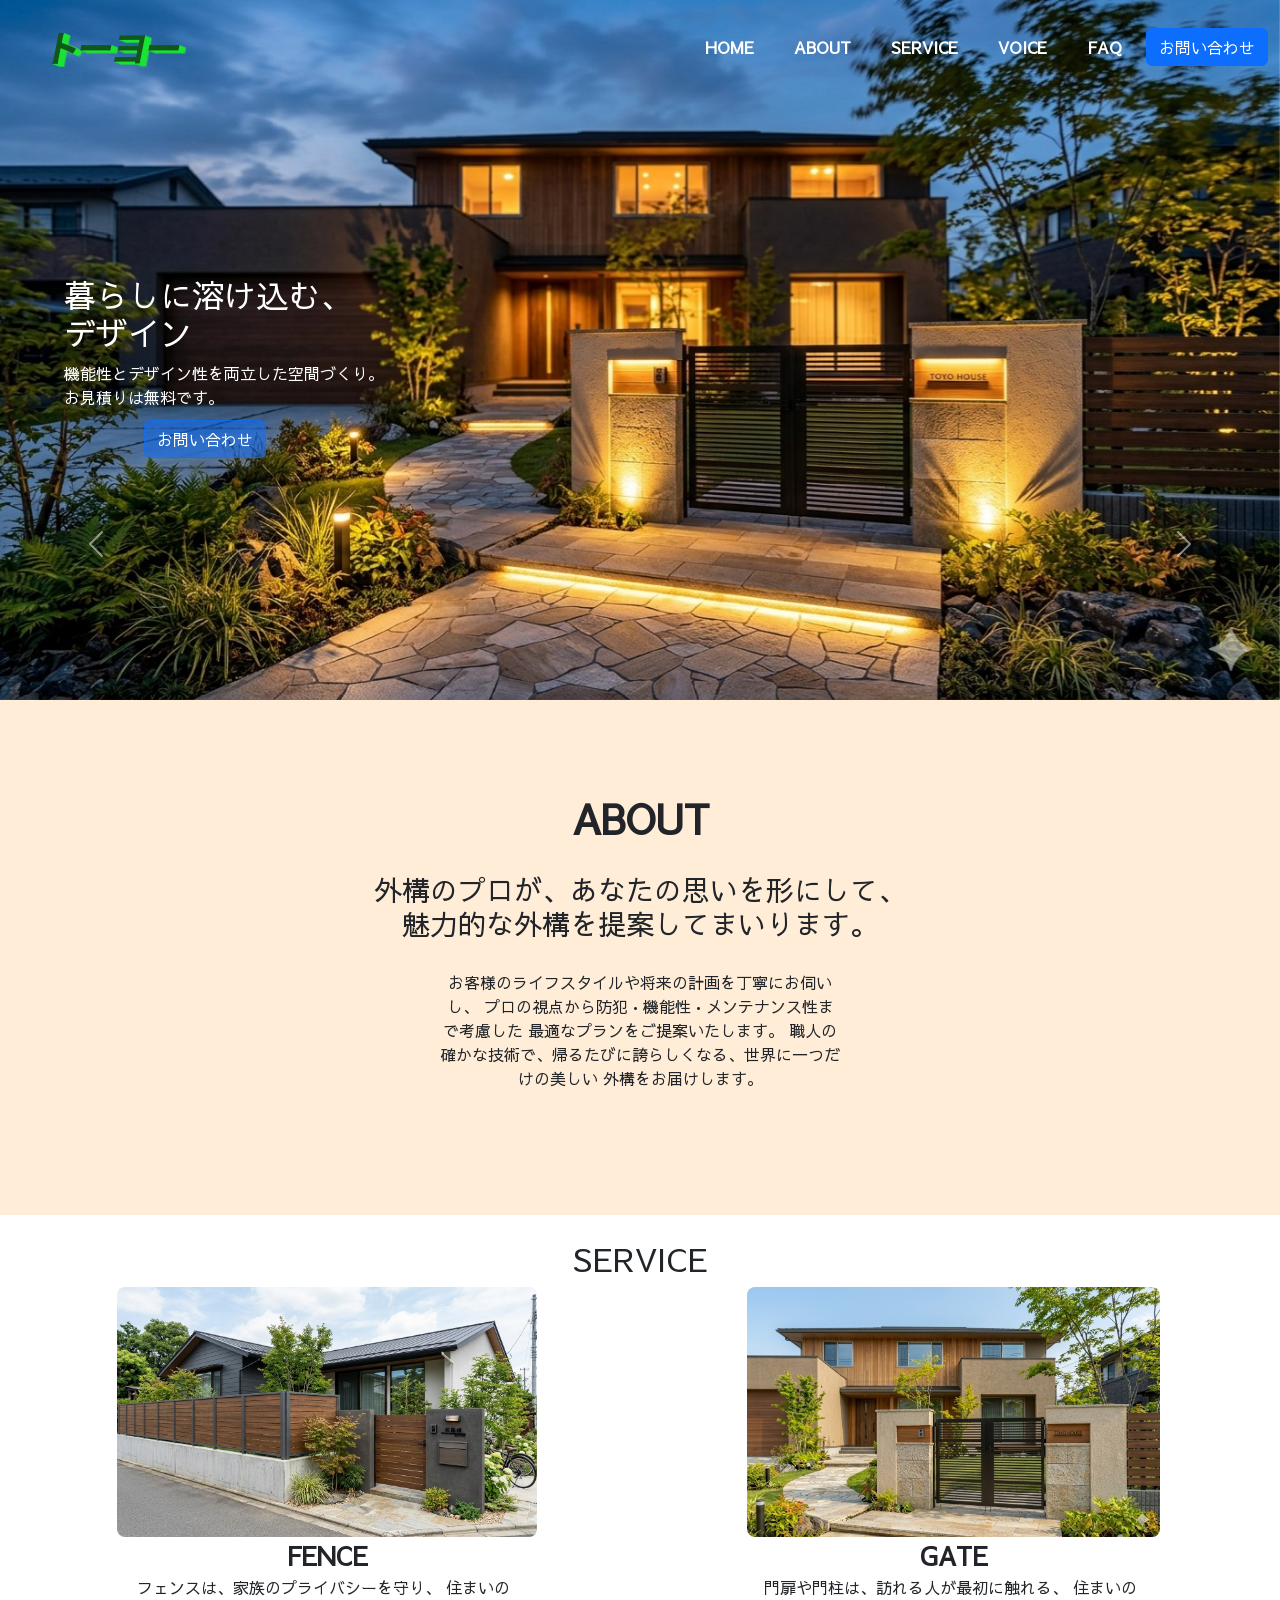
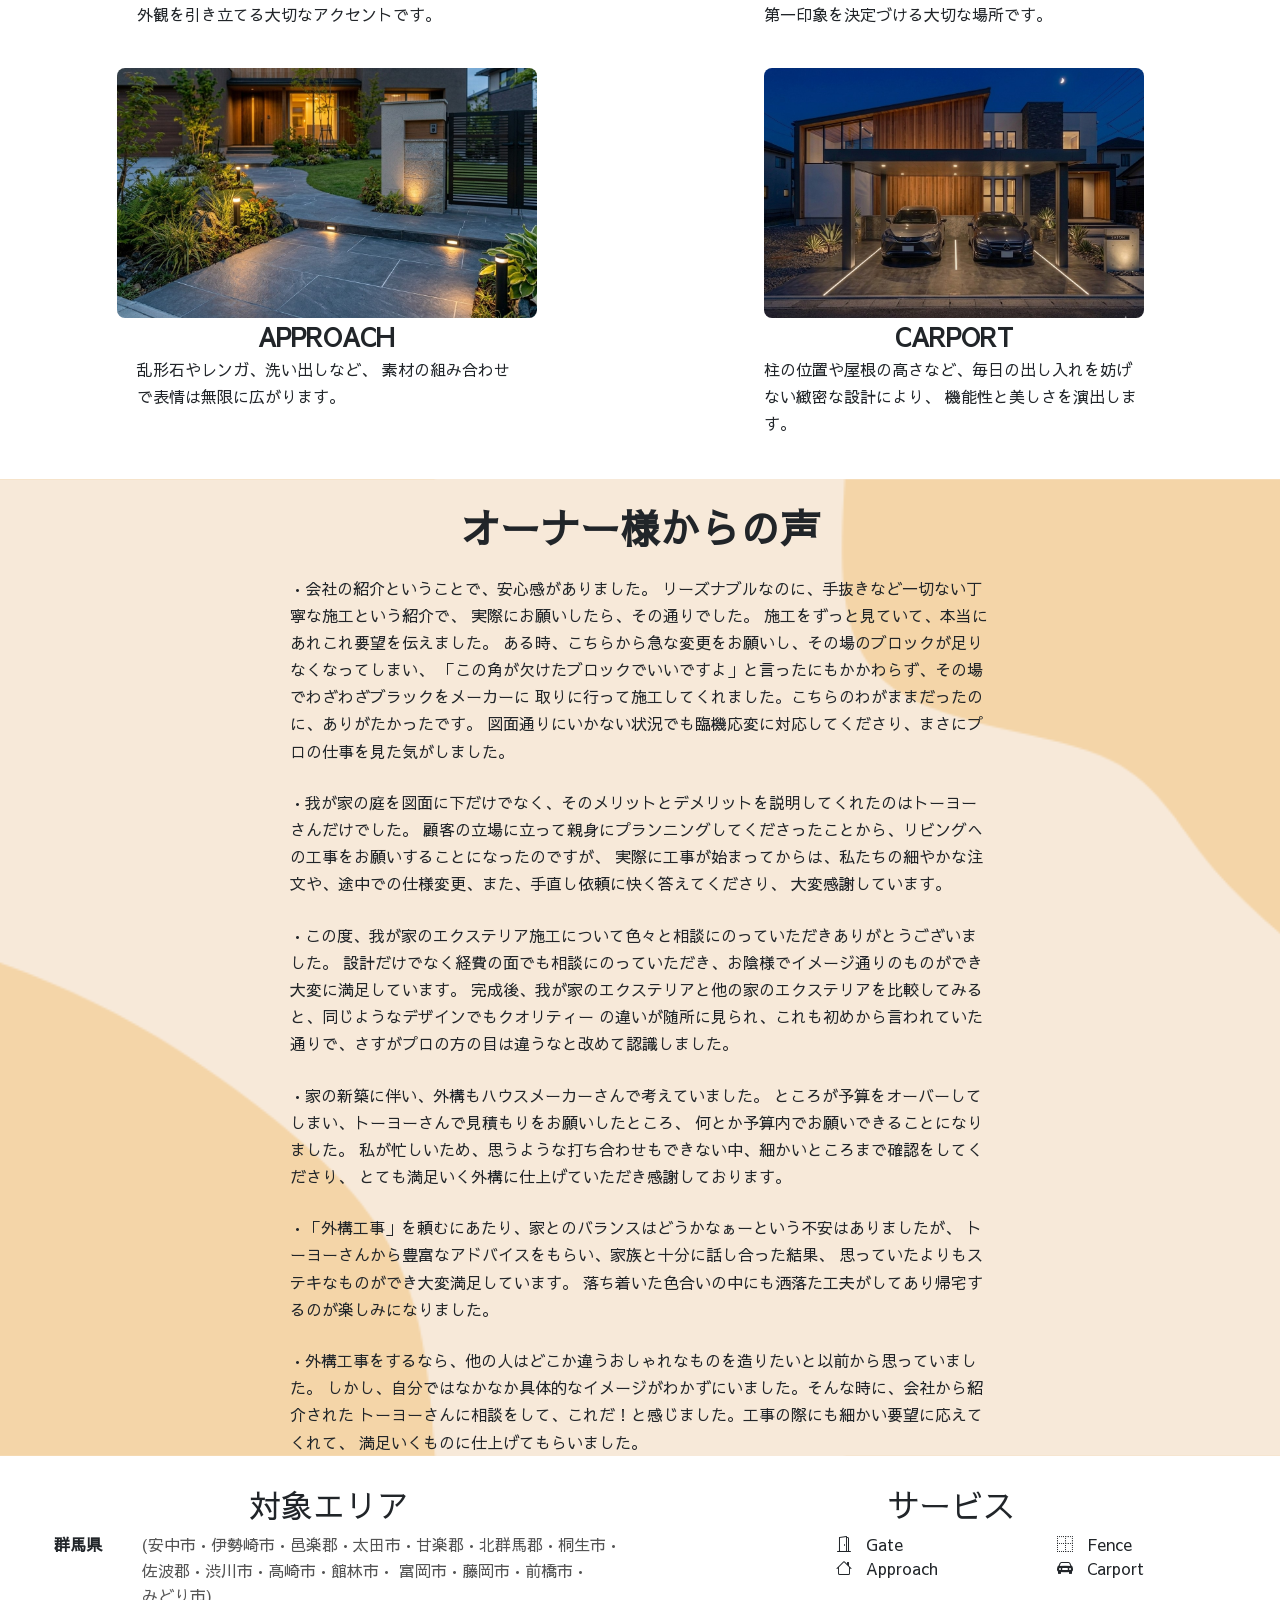
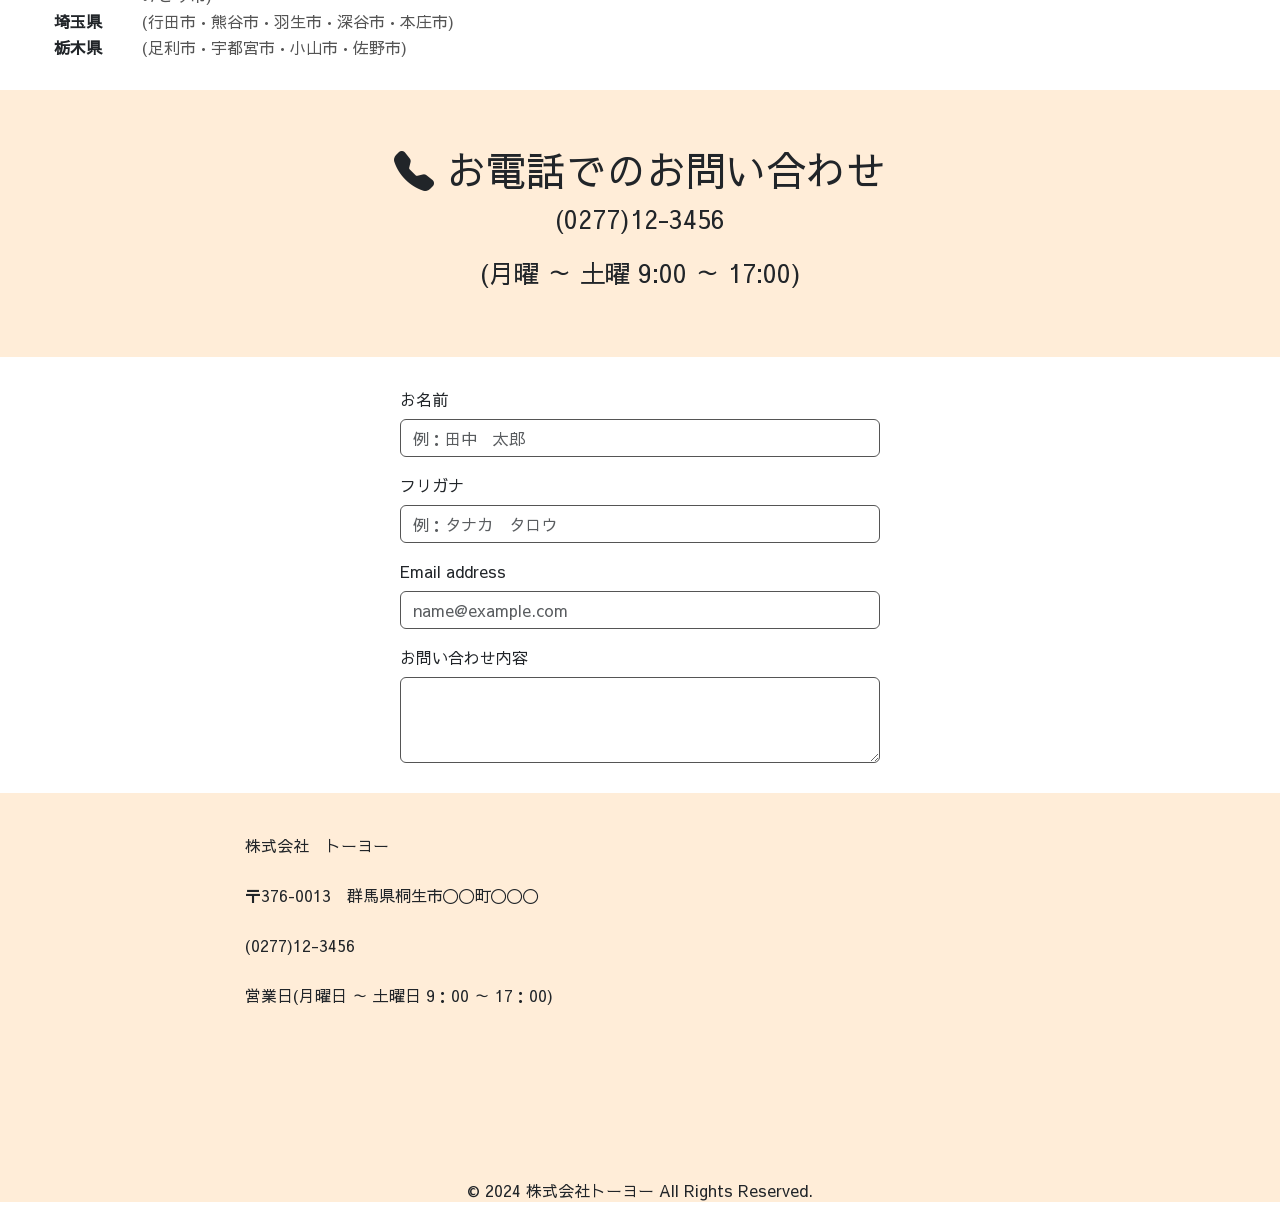
<file: index.html>
<!DOCTYPE html>
<html lang="ja">

<head>
    <meta charset="UTF-8">
    <meta name="viewport" content="width=device-width, initial-scale=1.0">
    <title>【群馬県桐生市】の外構工事•エクステリア施工|株式会社トーヨー</title>
      <meta name="description"
        content="群馬県桐生市を中心に、フェンス・門柱・アプローチ・カーポートなど外構工事・エクステリア施工を行う株式会社トーヨー。デザイン性と機能性を両立した高品質な外構をご提案します。">
    <link rel="canonical" href="https://nkz-web-svg.github.io/exterior-site/">
    <link rel="icon" href="./images/favicon.png">
    <link rel="preconnect" href="https://fonts.googleapis.com">
    <link rel="preconnect" href="https://fonts.gstatic.com" crossorigin>
    <link href="https://fonts.googleapis.com/css2?family=Sawarabi+Gothic&display=swap" rel="stylesheet">
    <link href="https://cdn.jsdelivr.net/npm/bootstrap@5.3.3/dist/css/bootstrap.min.css" rel="stylesheet">
    <link rel="stylesheet" href="https://cdn.jsdelivr.net/npm/bootstrap-icons@1.13.1/font/bootstrap-icons.min.css">
    <link rel="stylesheet" href="app.css">
</head>

<body>
    <header class="header">
        <nav class="header__nav navbar navbar-expand-lg">
            <div class="header__container container-fluid">
                <a class="header__logo navbar-brand" href="index.html">
                    <img src="images/title.png" alt="トーヨー" class="header__logo-img">
                </a>
                <button class="header__toggle navbar-toggler" type="button" data-bs-toggle="collapse"
                    data-bs-target="#navbarNavAltMarkup" aria-controls="navbarNavAltMarkup" aria-expanded="false"
                    aria-label="Toggle navigation">
                    <span class="navbar-toggler-icon header__toggle-icon"></span>
                </button>
                <div class="header__menu navbar-collapse collapse" id="navbarNavAltMarkup">
                    <div class="header__links navbar-nav ms-auto flex-row">
                        <a href="index.html" class="header__nav-link nav-link">HOME</a>
                        <a class="header__nav-link nav-link" href="index.html#about">ABOUT</a>
                        <a class="header__nav-link nav-link" href="index.html#service">SERVICE</a>
                        <a class="header__nav-link nav-link" href="index.html#voice">VOICE</a>
                        <a class="header__nav-link nav-link" href="index.html#message">FAQ</a>
                    </div>
                </div>

                <a href="#contact" class="header__cta btn btn-primary ms-3">お問い合わせ</a>
            </div>
        </nav>
    </header>
    <main>
        <section class="hero">
            <div id="carouselExampleFade" class="hero__carousel carousel slide carousel-fade" data-bs-ride="carousel">
                <div class="carousel-inner">
                    <div class="carousel-item active">
                        <img src="images/exterior.jpg" class="hero__img d-block w-100" alt="exterior">
                    </div>
                    <div class="carousel-item">
                        <img src="images/deck.jpg" class="hero__img d-block w-100" alt="exterior">
                    </div>
                    <div class="carousel-item">
                        <img src="images/carport.jpg" class="hero__img d-block w-100" alt="carport">
                    </div>
                </div>
                <button class="carousel-control-prev hero__carousel-control-prev" type="button"
                    data-bs-target="#carouselExampleFade" data-bs-slide="prev">
                    <span class="carousel-control-prev-icon" aria-hidden="true"></span>
                    <span class="visually-hidden">Previous</span>
                </button>
                <button class="carousel-control-next hero__carousel-control-next" type="button"
                    data-bs-target="#carouselExampleFade" data-bs-slide="next">
                    <span class="carousel-control-next-icon" aria-hidden="true"></span>
                    <span class="visually-hidden">Next</span>
                </button>
            </div>
            <div class="hero__content">
                <h2 class="hero__title">暮らしに溶け込む、<br>
                    デザイン
                </h2>
                <p class="hero__sub">機能性とデザイン性を両立した空間づくり。<br>
                    お見積りは無料です。
                </p>
            </div>
            <a href="#contact" class="hero__cta btn btn-primary ms-3">お問い合わせ</a>
        </section>

        <section class="about" id="about">
            <div class="about__inner">
                <h2 class="about__title fade-in">ABOUT</h2>
                <h3 class="about__lead fade-in">
                    外構のプロが、あなたの思いを形にして、<br>
                    魅力的な外構を提案してまいります。
                </h3>
                <p class="about__text fade-in">
                    お客様のライフスタイルや将来の計画を丁寧にお伺いし、
                    プロの視点から防犯•機能性•メンテナンス性まで考慮した
                    最適なプランをご提案いたします。
                    職人の確かな技術で、帰るたびに誇らしくなる、世界に一つだけの美しい
                    外構をお届けします。
                </p>
            </div>
        </section>

        <section class="service" id="service">
            <div class="service__container text-center fade-in">
                <h2 class="service__name">SERVICE</h2>
                <div class="service__row row row-cols-1 row-cols-lg-2 g-4">
                    <div class="col">
                        <a href="works-fence.html" class="service__link">
                            <div class="service__item">
                                <img src="images/fence1.jpg" class="service__img" alt="木材を使用したお洒落なフェンス">
                                <div class="service__title">FENCE</div>
                                <p class="service__lead">
                                    フェンスは、家族のプライバシーを守り、
                                    住まいの外観を引き立てる大切なアクセントです。
                                </p>
                            </div>
                        </a>
                    </div>

                    <div class="col">
                        <a href="works-gate.html" class="service__link">
                            <div class="service__item">
                                <img src="images/gate1.jpg" class="service__img" alt="石張り門柱とアルミ横桟ゲートが調和したスタイリッシュな門まわり">
                                <div class="service__title">GATE</div>
                                <p class="service__lead">
                                    門扉や門柱は、訪れる人が最初に触れる、
                                    住まいの第一印象を決定づける大切な場所です。
                                </p>
                            </div>
                        </a>
                    </div>
                    <div class="col">
                        <a href="works-approach.html" class="service__link">
                            <div class="service__item">
                                <img src="images/walkway1.jpg" class="service__img" alt="間接照明と植栽が美しく映える石張りアプローチの夜景">
                                <div class="service__title">APPROACH</div>
                                <p class="service__lead">
                                    乱形石やレンガ、洗い出しなど、
                                    素材の組み合わせで表情は無限に広がります。
                                </p>
                            </div>
                        </a>
                    </div>

                    <div class="col">
                        <a href="works-carport.html" class="service__link">
                            <div class="service__item">
                                <img src="images/carport1.jpg" class="service__img" alt="直線的デザインと照明が映えるモダン住宅のカーポート夜景">
                                <div class="service__title">CARPORT</div>
                                <p class="service__lead">
                                    柱の位置や屋根の高さなど、毎日の出し入れを妨げない緻密な設計により、
                                    機能性と美しさを演出します。
                                </p>
                            </div>
                        </a>
                    </div>
                </div>
            </div>
            </div>
        </section>

        <section class="voice" id="voice">
            <div class="voice__container container fade-in">
                <h2 class="voice__title text-center">オーナー様からの声</h2>

                <div class="voice__list row row-cols-1 g-4">
                    <div class="col">
                        <div class="voice__item">
                            <p class="voice__text">
                                •会社の紹介ということで、安心感がありました。
                                リーズナブルなのに、手抜きなど一切ない丁寧な施工という紹介で、
                                実際にお願いしたら、その通りでした。
                                施工をずっと見ていて、本当にあれこれ要望を伝えました。
                                ある時、こちらから急な変更をお願いし、その場のブロックが足りなくなってしまい、
                                「この角が欠けたブロックでいいですよ」と言ったにもかかわらず、その場でわざわざブラックをメーカーに
                                取りに行って施工してくれました。こちらのわがままだったのに、ありがたかったです。
                                図面通りにいかない状況でも臨機応変に対応してくださり、まさにプロの仕事を見た気がしました。
                            </p>
                        </div>
                    </div>

                    <div class="col">
                        <div class="voice__item">
                            <p class="voice__text">
                                •我が家の庭を図面に下だけでなく、そのメリットとデメリットを説明してくれたのはトーヨーさんだけでした。
                                顧客の立場に立って親身にプランニングしてくださったことから、リビングへの工事をお願いすることになったのですが、
                                実際に工事が始まってからは、私たちの細やかな注文や、途中での仕様変更、また、手直し依頼に快く答えてくださり、
                                大変感謝しています。
                            </p>
                        </div>
                    </div>

                    <div class="col">
                        <div class="voice__item">
                            <p class="voice__text">
                                •この度、我が家のエクステリア施工について色々と相談にのっていただきありがとうございました。
                                設計だけでなく経費の面でも相談にのっていただき、お陰様でイメージ通りのものができ大変に満足しています。
                                完成後、我が家のエクステリアと他の家のエクステリアを比較してみると、同じようなデザインでもクオリティー
                                の違いが随所に見られ、これも初めから言われていた通りで、さすがプロの方の目は違うなと改めて認識しました。
                            </p>
                        </div>
                    </div>

                    <div class="col">
                        <div class="voice__item">
                            <p class="voice__text">
                                •家の新築に伴い、外構もハウスメーカーさんで考えていました。
                                ところが予算をオーバーしてしまい、トーヨーさんで見積もりをお願いしたところ、
                                何とか予算内でお願いできることになりました。
                                私が忙しいため、思うような打ち合わせもできない中、細かいところまで確認をしてくださり、
                                とても満足いく外構に仕上げていただき感謝しております。
                            </p>
                        </div>
                    </div>

                    <div class="col">
                        <div class="voice__item">
                            <p class="voice__text">
                                •「外構工事」を頼むにあたり、家とのバランスはどうかなぁーという不安はありましたが、
                                トーヨーさんから豊富なアドバイスをもらい、家族と十分に話し合った結果、
                                思っていたよりもステキなものができ大変満足しています。
                                落ち着いた色合いの中にも洒落た工夫がしてあり帰宅するのが楽しみになりました。
                            </p>
                        </div>
                    </div>
                    <div class="col">
                        <div class="voice__item">
                            <p class="voice__text">
                                •外構工事をするなら、他の人はどこか違うおしゃれなものを造りたいと以前から思っていました。
                                しかし、自分ではなかなか具体的なイメージがわかずにいました。そんな時に、会社から紹介された
                                トーヨーさんに相談をして、これだ！と感じました。工事の際にも細かい要望に応えてくれて、
                                満足いくものに仕上げてもらいました。
                            </p>
                        </div>
                    </div>
                </div>
            </div>
        </section>

        <section class="block">
            <div class="block__container text-center fade-in">
                <div class="row">
                    <div class="col-12 col-lg-6">
                        <h2 class="block__title text-center">対象エリア</h2>
                        <div class="prefecture-list">
                            <div class="block__prefecture">
                                <div class="block__prefecture-name">
                                    群馬県
                                </div>
                                <div class="block__prefecture-cities">
                                    (安中市•伊勢崎市•邑楽郡•太田市•甘楽郡•北群馬郡•桐生市•佐波郡•渋川市•高崎市•館林市•
                                    富岡市•藤岡市•前橋市•<span class="no-break">みどり市</span>)
                                </div>
                            </div>

                            <div class="block__prefecture">
                                <div class="block__prefecture-name">
                                    埼玉県
                                </div>
                                <div class="block__prefecture-cities">
                                    (行田市•熊谷市•羽生市•深谷市•本庄市)
                                </div>
                            </div>

                            <div class="block__prefecture">
                                <div class="block__prefecture-name">
                                    栃木県
                                </div>
                                <div class="block__prefecture-cities">
                                    (足利市•宇都宮市•小山市•佐野市)
                                </div>
                            </div>
                        </div>
                    </div>

                    <div class="col-12 col-lg-6">
                        <h2 class="block__title">サービス</h2>
                        <div class="block__row row row-cols-2 justify-content-start">
                            <div class="col">
                                <a class="service__link" href="works-gate.html">
                                    <i class="bi bi-door-open"></i> Gate
                                </a>
                            </div>

                            <div class="col">
                                <a class="service__link" href="works-fence.html">
                                    <i class="bi bi-border"></i> Fence
                                </a>
                            </div>

                            <div class="col">
                                <a class="service__link" href="works-approach.html">
                                    <i class="bi bi-house"></i> Approach
                                </a>
                            </div>
                            <div class="col">
                                <a class="service__link" href="works-carport.html">
                                    <i class="bi bi-car-front-fill"></i> Carport
                                </a>
                            </div>
                        </div>
                    </div>
                </div>
            </div>
        </section>

        <section class="contact" id="contact">
            <div class="contact__container text-center fade-in">
                <div class="contact__title">
                    <i class="bi bi-telephone-fill"></i>
                    お電話でのお問い合わせ
                </div>
                <div class="contact__box">
                    <p class="contact__tel">(0277)12-3456</p>
                    <p class="contact__time">(月曜 ～ 土曜 9:00 ～ 17:00)</p>
                </div>
            </div>
        </section>

        <section class="attention" id="message">
            <div class="attention__container fade-in">
                <div class="mb-3">
                    <label for="name" class="form-label">お名前</label>
                    <input type="text" class="form-control" id="name" placeholder="例：田中　太郎">
                </div>
                <div class="mb-3">
                    <label for="full" class="form-label">フリガナ</label>
                    <input type="text" class="form-control" id="full" placeholder="例：タナカ　タロウ">
                </div>
                <div class="mb-3">
                    <label for="address" class="form-label">Email address</label>
                    <input type="email" class="form-control" id="address" placeholder="name@example.com">
                </div>
                <div class="mb-3">
                    <label for="attention" class="form-label">お問い合わせ内容</label>
                    <textarea class="form-control" id="attention" rows="3"></textarea>
                </div>
            </div>
        </section>
    </main>

    <footer class="footer">
        <div class="footer__section fade-in">
            <div class="footer__info">
                <p class="footer__company">株式会社　トーヨー</p>
                <p class="footer__address">〒376‐0013　群馬県桐生市〇〇町〇〇〇</p>
                <p class="footer__phone">(0277)12-3456</p>
                <p class="footer__open">営業日(月曜日 ～ 土曜日 9：00 ～ 17：00) </p>
            </div>

            <div class="footer__map">
                <iframe
                    src="https://www.google.com/maps/embed?pb=!1m14!1m12!1m3!1d102832.09279519346!2d139.3760008701416!3d36.34859584450906!2m3!1f0!2f0!3f0!3m2!1i1024!2i768!4f13.1!5e0!3m2!1sja!2sjp!4v1776600150502!5m2!1sja!2sjp"
                    width="600" height="450" style="border:0;" allowfullscreen="" loading="lazy"
                    referrerpolicy="no-referrer-when-downgrade">
                </iframe>
            </div>
        </div>
        <p class="footer__copy">© 2024 株式会社トーヨー All Rights Reserved.</p>
    </footer>




    <script src="https://cdn.jsdelivr.net/npm/bootstrap@5.3.3/dist/js/bootstrap.bundle.min.js"></script>
    <script src="app.js"></script>


</body>

</html>
</file>
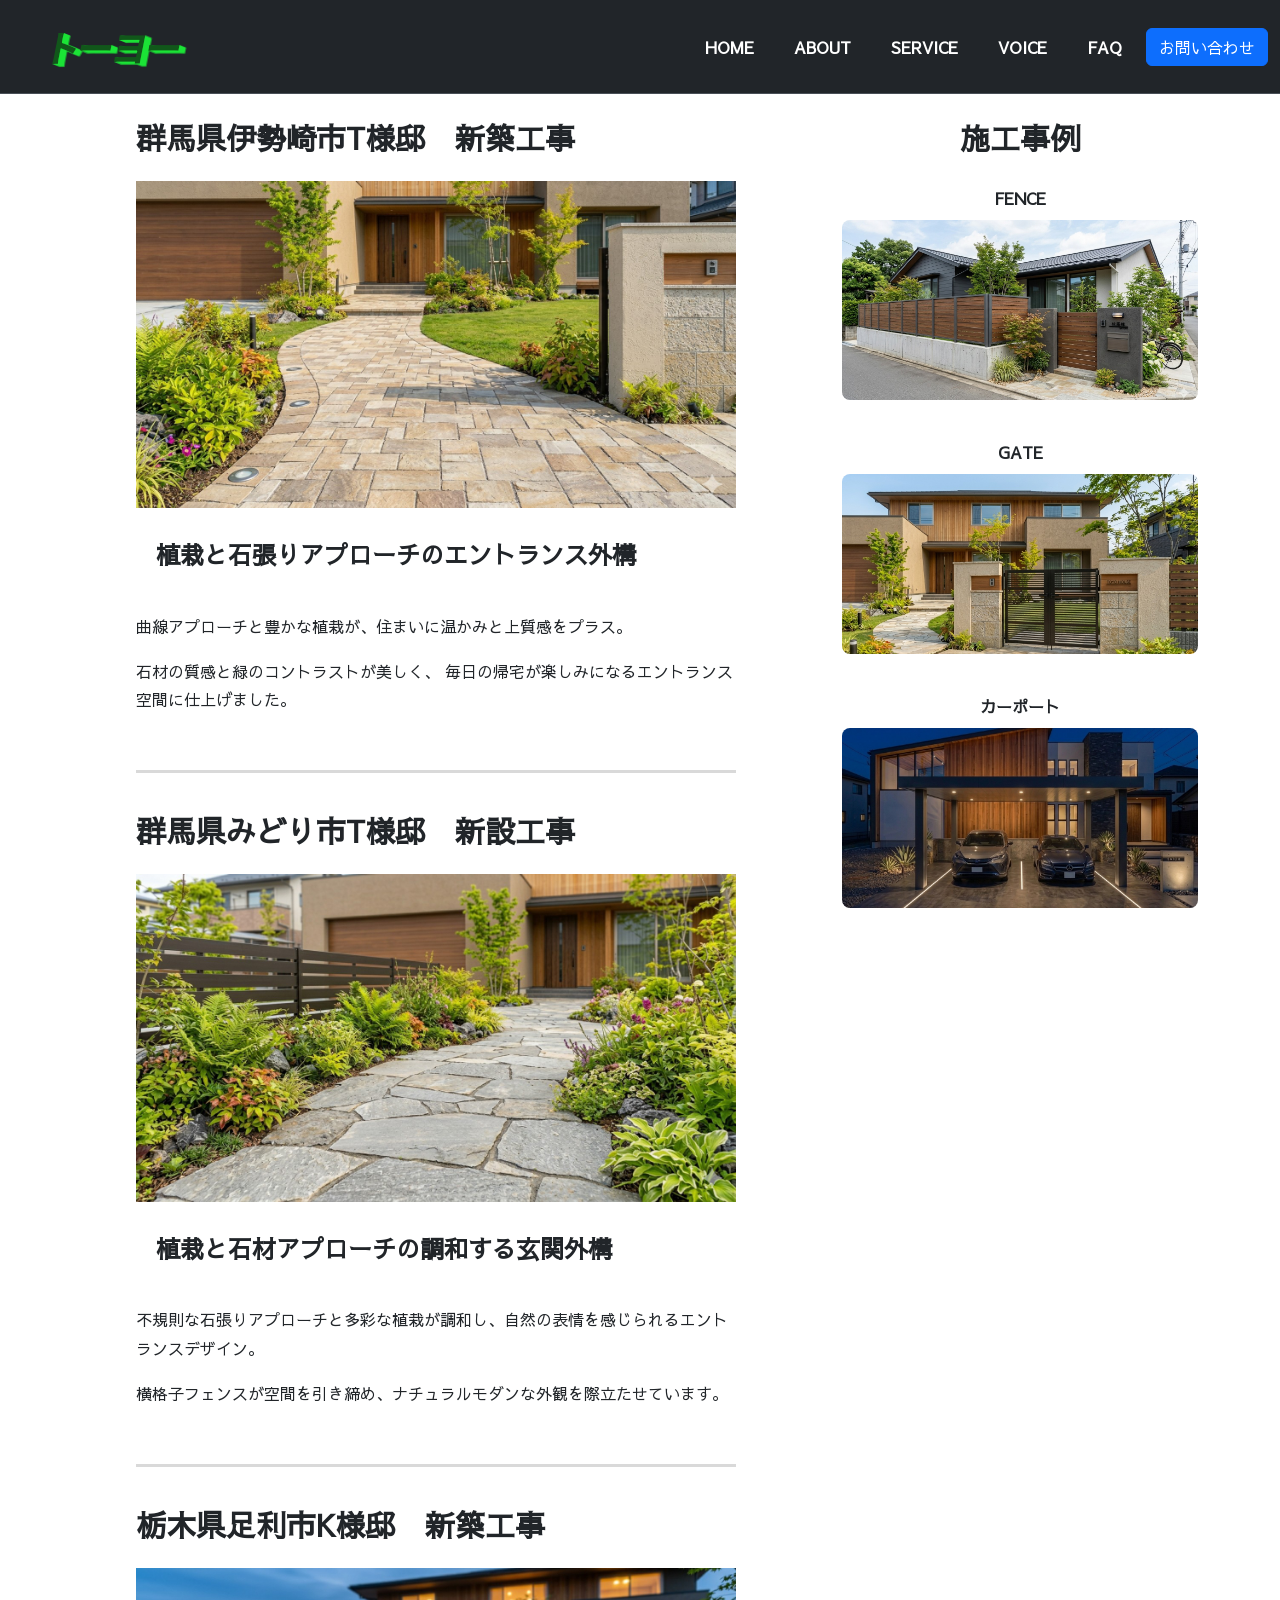
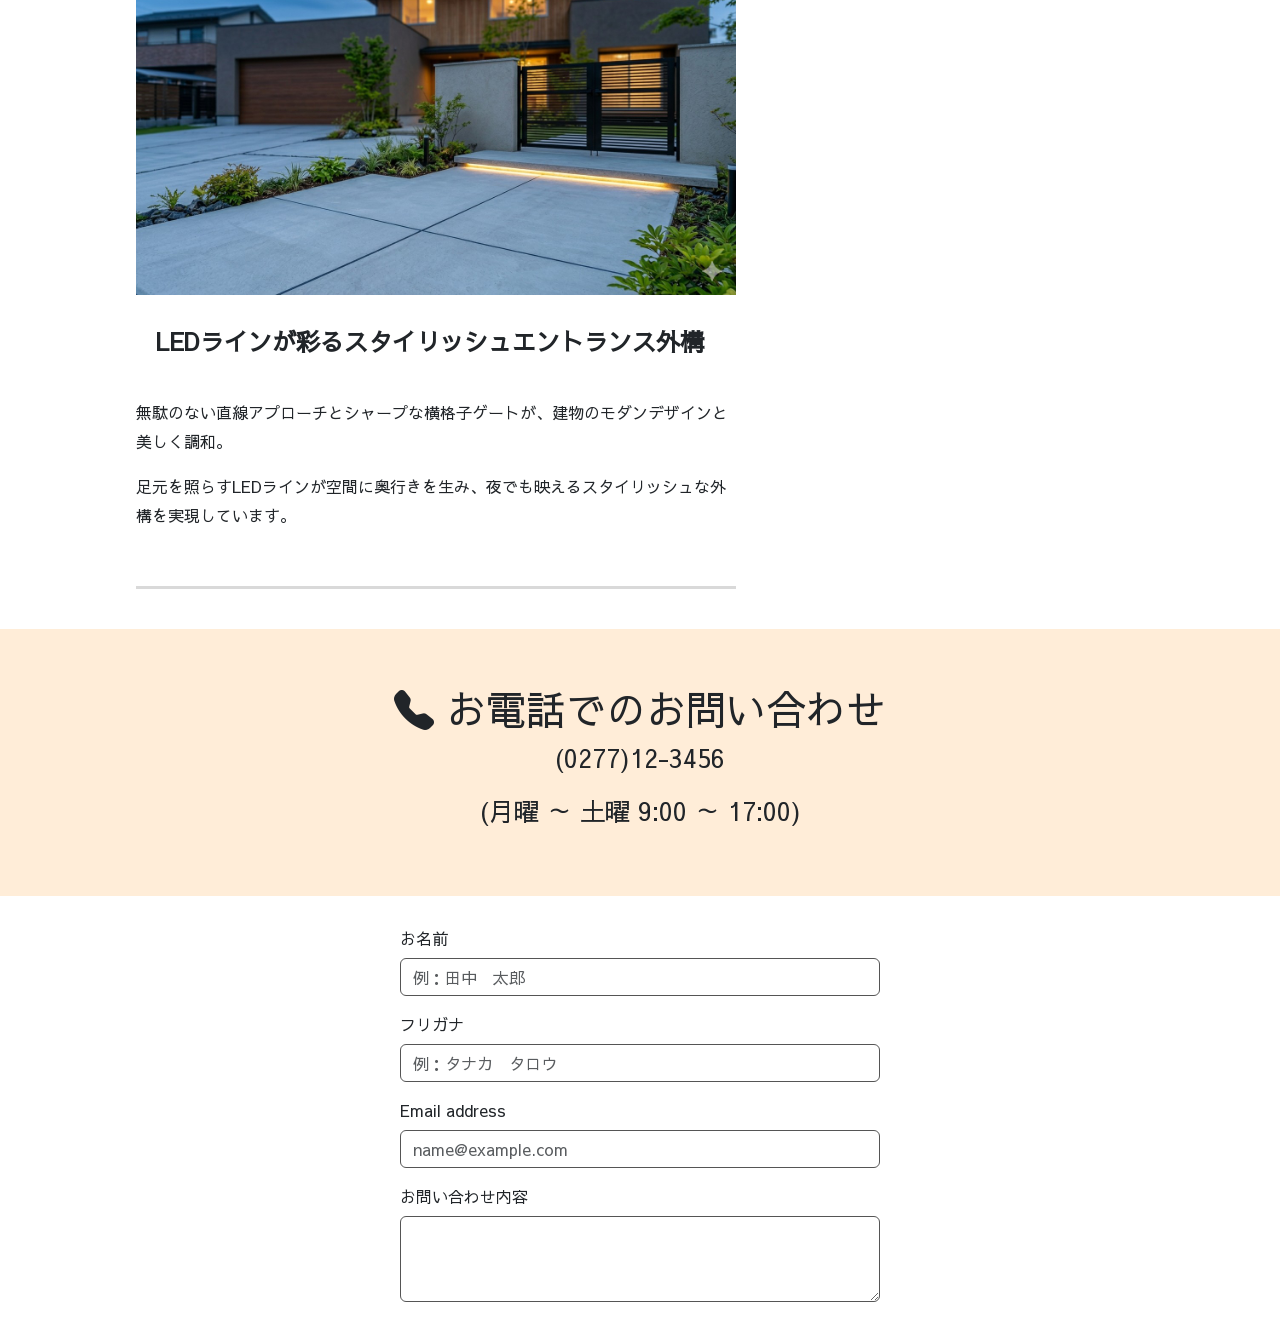
<file: works-approach.html>
<!DOCTYPE html>
<html lang="ja">

<head>
    <meta charset="UTF-8">
    <meta name="viewport" content="width=device-width, initial-scale=1.0">
    <title>アプローチ•エクステリア｜群馬県の外構工事なら株式会社トーヨー</title>
    <link rel="preconnect" href="https://fonts.googleapis.com">
    <link rel="preconnect" href="https://fonts.gstatic.com" crossorigin>
    <link href="https://fonts.googleapis.com/css2?family=Sawarabi+Gothic&display=swap" rel="stylesheet">
    <link href="https://cdn.jsdelivr.net/npm/bootstrap@5.3.3/dist/css/bootstrap.min.css" rel="stylesheet">
    <link rel="stylesheet" href="https://cdn.jsdelivr.net/npm/bootstrap-icons@1.13.1/font/bootstrap-icons.min.css">
    <link rel="stylesheet" href="app.css">
</head>

<body>

    <header class="header">
        <nav class="header__nav navbar navbar-expand-lg bg-dark border-bottom border-body" data-bs-theme="dark">
            <div class="header__container container-fluid">
                <a class="header__logo navbar-brand" href="index.html">
                    <img src="images/title.png" alt="トーヨー" class="header__logo-img">
                </a>
                <button class="header__toggle navbar-toggler" type="button" data-bs-toggle="collapse"
                    data-bs-target="#navbarNavAltMarkup" aria-controls="navbarNavAltMarkup" aria-expanded="false"
                    aria-label="Toggle navigation">
                    <span class="navbar-toggler-icon header__toggle-icon"></span>
                </button>
                <div class="header__menu navbar-collapse collapse" id="navbarNavAltMarkup">
                    <div class="header__links navbar-nav ms-auto flex-row">
                        <a href="index.html" class="header__nav-link nav-link">HOME</a>
                        <a class="header__nav-link nav-link" href="index.html#about">ABOUT</a>
                        <a class="header__nav-link nav-link" href="index.html#service">SERVICE</a>
                        <a class="header__nav-link nav-link" href="index.html#voice">VOICE</a>
                        <a class="header__nav-link nav-link" href="index.html#message">FAQ</a>
                    </div>
                </div>

                <a href="#contact" class="header__cta btn btn-primary ms-3">お問い合わせ</a>
            </div>
        </nav>
    </header>

    <div class="container mypage">
        <div class="row mypage__row">
            <div class="col-lg-8 mypage__main">
                <div class="mypage__item">
                    <h2 class="mypage__main-title">
                        群馬県伊勢崎市T様邸　新築工事
                    </h2>
                    <div class="row">
                        <div class="col">
                            <img src="images/walkway2.jpg" class="mypage__img" alt="【群馬県伊勢崎市】植栽と石張りアプローチが美しいナチュラルモダン外構">
                        </div>
                    </div>
                    <h3 class="mypage__lead">
                        植栽と石張りアプローチのエントランス外構
                    </h3>
                    <p class="mypage__text">
                        曲線アプローチと豊かな植栽が、住まいに温かみと上質感をプラス。
                    </p>
                    <p class="mypage__text">
                        石材の質感と緑のコントラストが美しく、
                        毎日の帰宅が楽しみになるエントランス空間に仕上げました。
                    </p>
                </div>
                <div class="mypage__item">
                    <h2 class="mypage__main-title">
                        群馬県みどり市T様邸　新設工事
                    </h2>
                    <div class="row">
                        <div class="col">
                            <img src="images/walkway3.jpg" class="mypage__img" alt="【群馬県みどり市】自然石アプローチと豊かな植栽が調和したモダン住宅のエントランス">
                        </div>
                    </div>
                    <h3 class="mypage__lead">
                        植栽と石材アプローチの調和する玄関外構
                    </h3>
                    <p class="mypage__text">
                        不規則な石張りアプローチと多彩な植栽が調和し、自然の表情を感じられるエントランスデザイン。
                    <p class="mypage__text">
                        横格子フェンスが空間を引き締め、ナチュラルモダンな外観を際立たせています。
                    </p>
                </div>
                <div class="mypage__item">
                    <h2 class="mypage__main-title">
                        栃木県足利市K様邸　新築工事
                    </h2>
                    <div class="row">
                        <div class="col">
                            <img src="images/walkway4.jpg" class="mypage__img" alt="【栃木県足利市】横桟ゲートと間接照明が上質にまとまったモダン外構デザイン">
                        </div>
                    </div>
                    <h3 class="mypage__lead">
                        LEDラインが彩るスタイリッシュエントランス外構
                    </h3>
                    <p class="mypage__text">
                        無駄のない直線アプローチとシャープな横格子ゲートが、建物のモダンデザインと美しく調和。
                    </p>
                    <p class="mypage__text">
                        足元を照らすLEDラインが空間に奥行きを生み、夜でも映えるスタイリッシュな外構を実現しています。
                    </p>
                </div>
            </div>
            <div class="col-lg-4 mypage__sidebar">
                <h3 class="mypage__sidebar-title">
                    施工事例
                </h3>
                <a href="works-fence.html" class="mypage__sidebar-post">
                    <p class="mypage__sidebar-label">FENCE</p>
                    <img src="images/fence1.jpg" alt="木材を使用したお洒落なフェンス">
                </a>
                <a href="works-gate.html" class="mypage__sidebar-post">
                    <p class="mypage__sidebar-label">GATE</p>
                    <img src="images/gate1.jpg" alt="石張り門柱とアルミ横桟ゲートが調和したスタイリッシュな門まわり">
                </a>
                <a href="works-carport.html" class="mypage__sidebar-post">
                    <p class="mypage__sidebar-label">カーポート</p>
                    <img src="images/carport1.jpg" alt="直線的デザインと照明が映えるモダン住宅のカーポート夜景">
                </a>
            </div>
        </div>
    </div>

    <section class="contact" id="contact">
        <div class="contact__container text-center fade-in">
            <div class="contact__title">
                <i class="bi bi-telephone-fill"></i>
                お電話でのお問い合わせ
            </div>
            <div class="contact__box">
                <p class="contact__tel">(0277)12-3456</p>
                <p class="contact__time">(月曜 ～ 土曜 9:00 ～ 17:00)</p>
            </div>
        </div>
    </section>

    <section class="attention" id="contact-form">
        <div class="attention__container fade-in">
            <div class="mb-3">
                <label for="name" class="form-label">お名前</label>
                <input type="text" class="form-control" id="name" placeholder="例：田中　太郎">
            </div>
            <div class="mb-3">
                <label for="full" class="form-label">フリガナ</label>
                <input type="text" class="form-control" id="full" placeholder="例：タナカ　タロウ">
            </div>
            <div class="mb-3">
                <label for="address" class="form-label">Email address</label>
                <input type="email" class="form-control" id="address" placeholder="name@example.com">
            </div>
            <div class="mb-3">
                <label for="attention" class="form-label">お問い合わせ内容</label>
                <textarea class="form-control" id="attention" rows="3"></textarea>
            </div>
        </div>
    </section>




    <script src="https://cdn.jsdelivr.net/npm/bootstrap@5.3.3/dist/js/bootstrap.bundle.min.js"></script>
    <script src="app.js"></script>

</body>

</html>
</file>
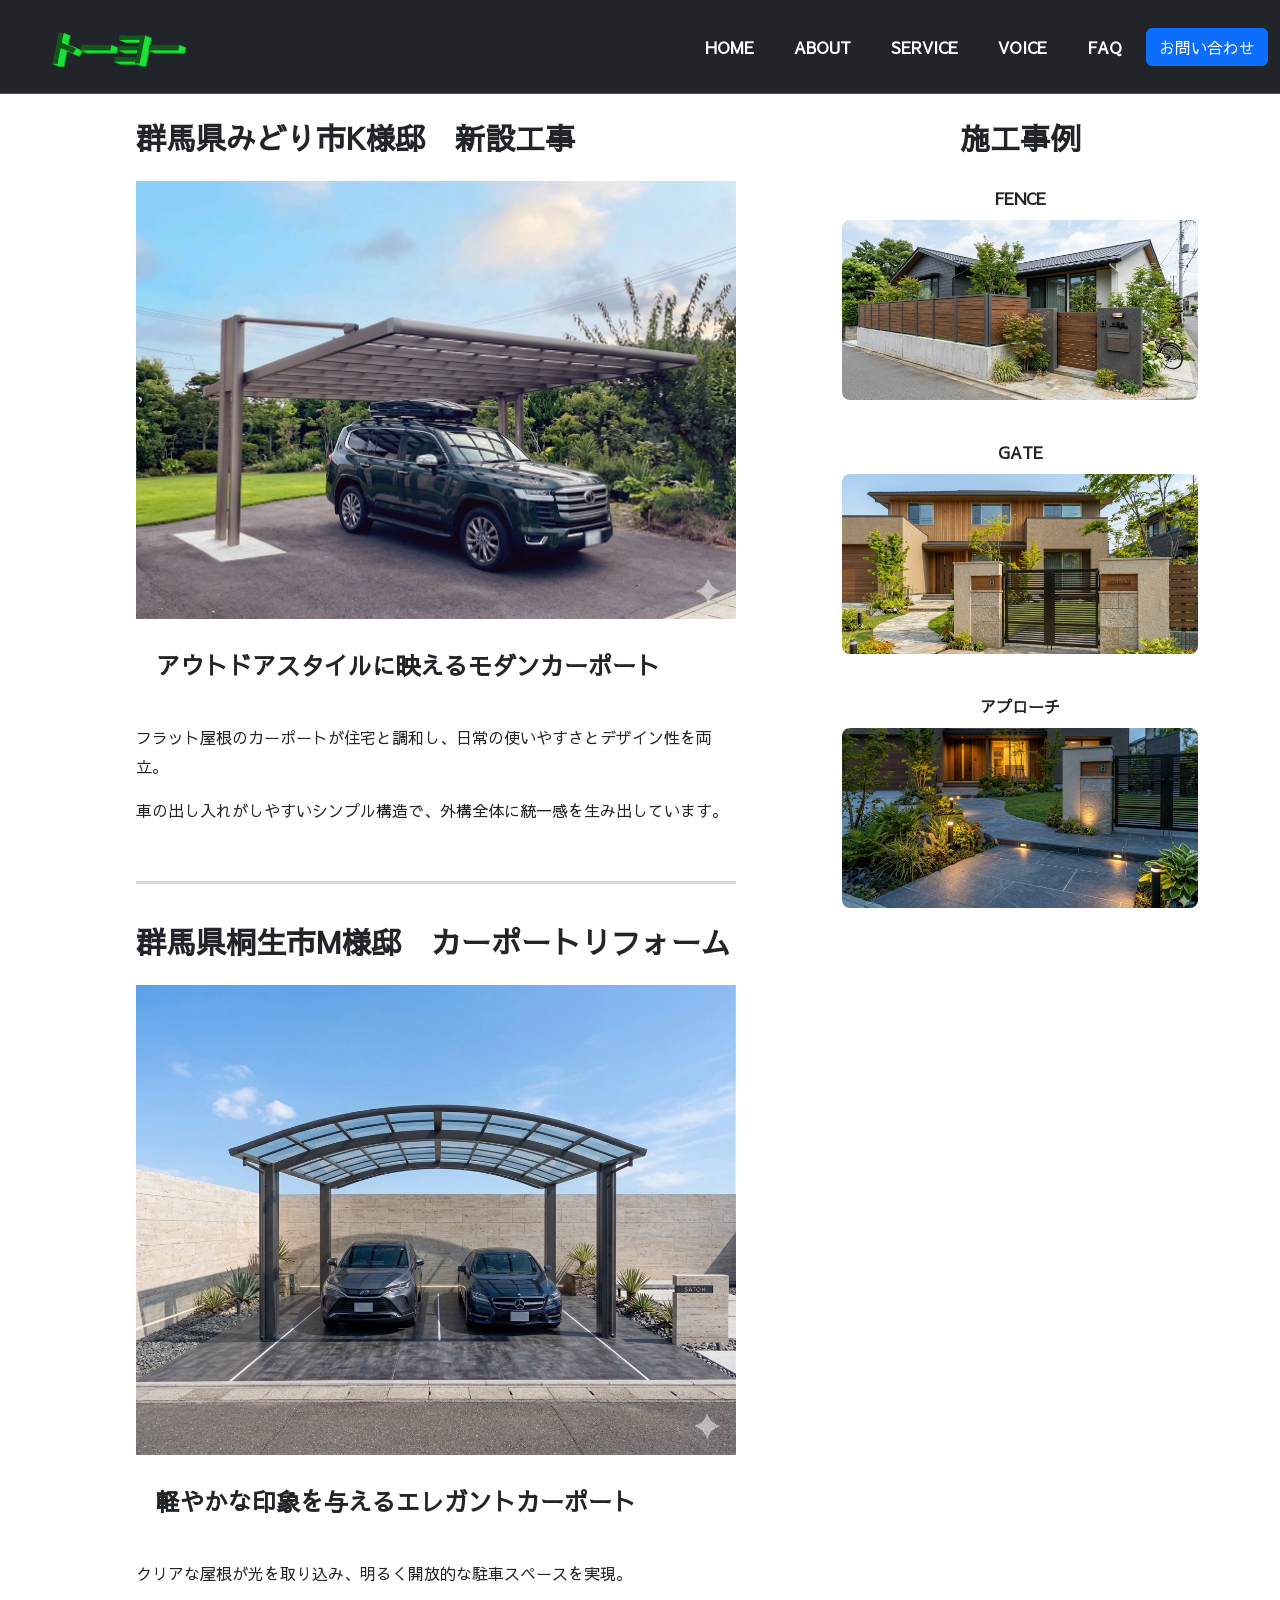
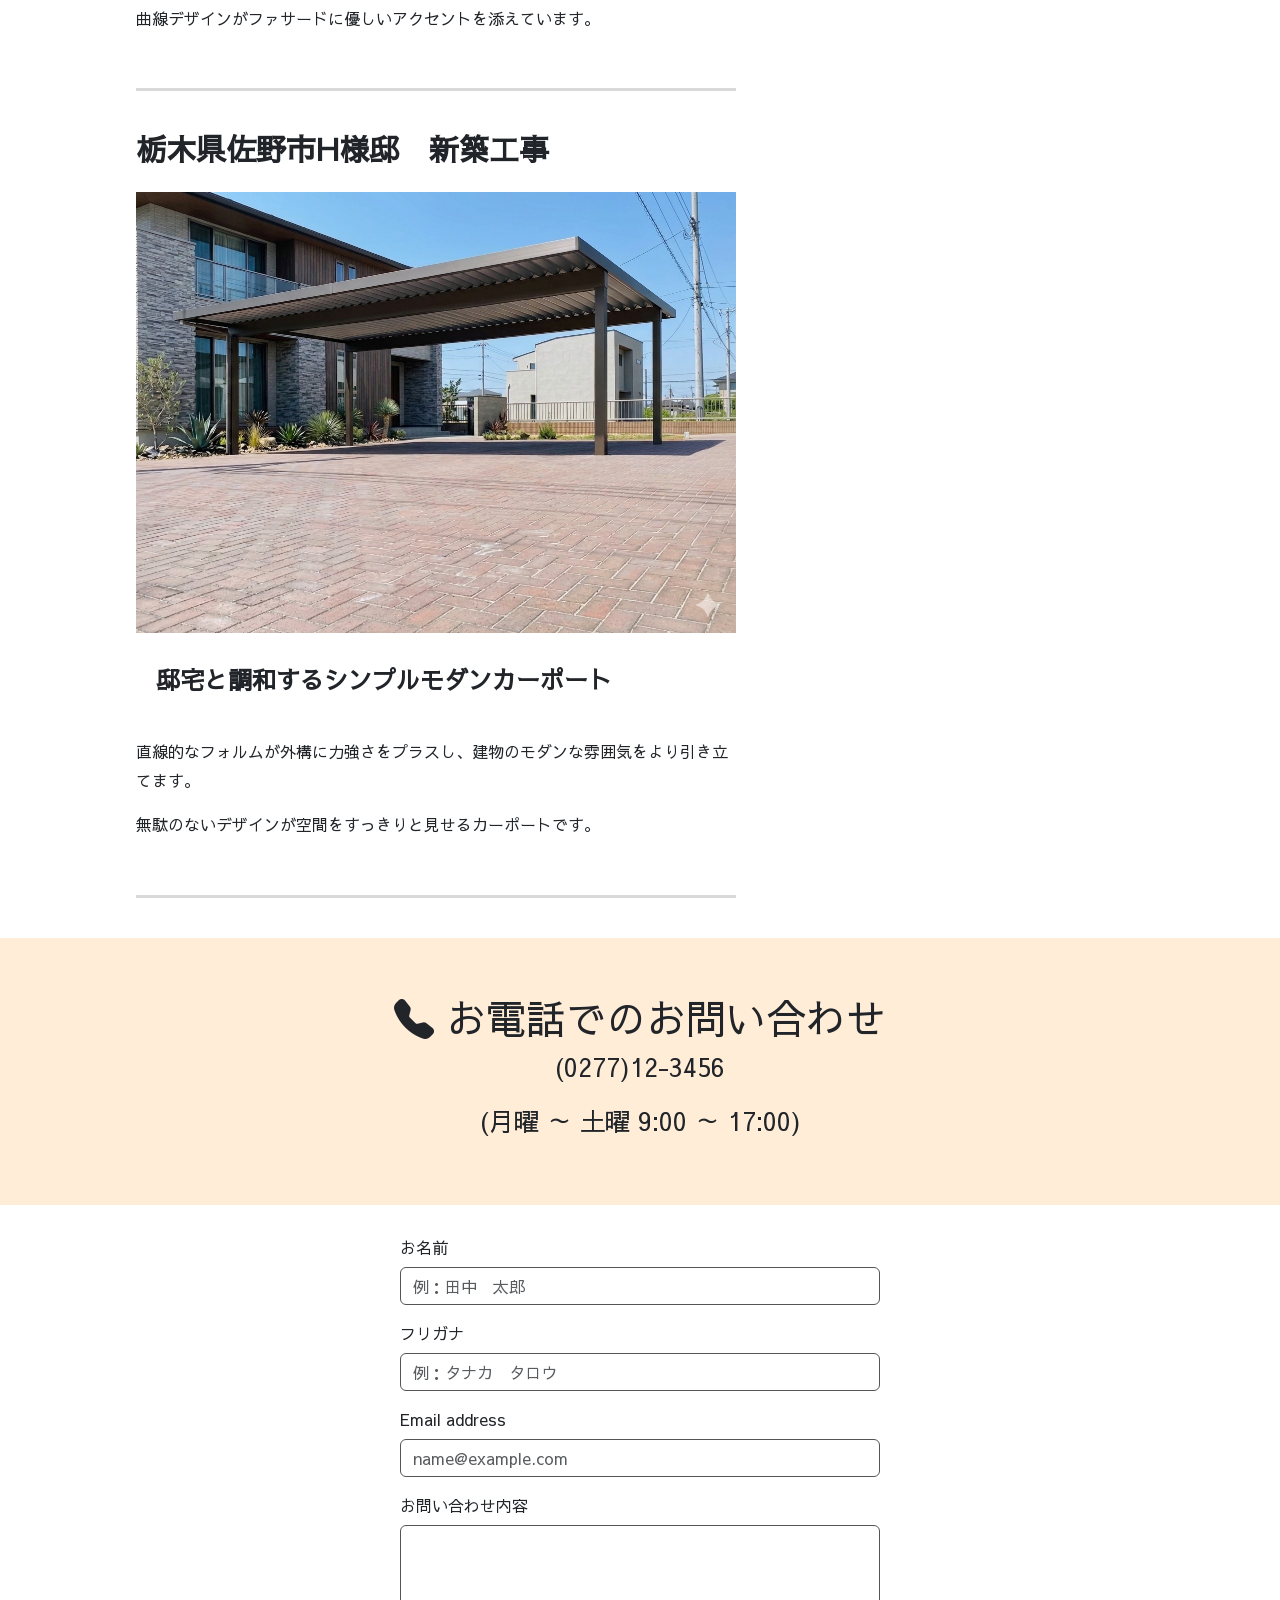
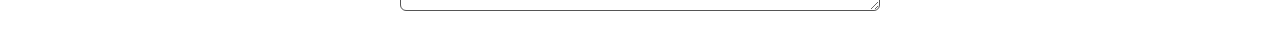
<file: works-carport.html>
<!DOCTYPE html>
<html lang="ja">

<head>
    <meta charset="UTF-8">
    <meta name="viewport" content="width=device-width, initial-scale=1.0">
    <title>カーポート施工事例｜群馬県の外構工事なら株式会社トーヨー</title>
    <link rel="preconnect" href="https://fonts.googleapis.com">
    <link rel="preconnect" href="https://fonts.gstatic.com" crossorigin>
    <link href="https://fonts.googleapis.com/css2?family=Sawarabi+Gothic&display=swap" rel="stylesheet">
    <link href="https://cdn.jsdelivr.net/npm/bootstrap@5.3.3/dist/css/bootstrap.min.css" rel="stylesheet">
    <link rel="stylesheet" href="https://cdn.jsdelivr.net/npm/bootstrap-icons@1.13.1/font/bootstrap-icons.min.css">
    <link rel="stylesheet" href="app.css">
</head>

<body>

    <header class="header">
        <nav class="header__nav navbar navbar-expand-lg bg-dark border-bottom border-body" data-bs-theme="dark">
            <div class="header__container container-fluid">
                <a class="header__logo navbar-brand" href="index.html">
                    <img src="images/title.png" alt="トーヨー" class="header__logo-img">
                </a>
                <button class="header__toggle navbar-toggler" type="button" data-bs-toggle="collapse"
                    data-bs-target="#navbarNavAltMarkup" aria-controls="navbarNavAltMarkup" aria-expanded="false"
                    aria-label="Toggle navigation">
                    <span class="navbar-toggler-icon header__toggle-icon"></span>
                </button>
                <div class="header__menu navbar-collapse collapse" id="navbarNavAltMarkup">
                    <div class="header__links navbar-nav ms-auto flex-row">
                        <a href="index.html" class="header__nav-link nav-link">HOME</a>
                        <a class="header__nav-link nav-link" href="index.html#about">ABOUT</a>
                        <a class="header__nav-link nav-link" href="index.html#service">SERVICE</a>
                        <a class="header__nav-link nav-link" href="index.html#voice">VOICE</a>
                        <a class="header__nav-link nav-link" href="index.html#message">FAQ</a>
                    </div>
                </div>

                <a href="#contact" class="header__cta btn btn-primary ms-3">お問い合わせ</a>
            </div>
        </nav>
    </header>

    <div class="container mypage">
        <div class="row mypage__row">
            <div class="col-lg-8 mypage__main">
                <div class="mypage__item">
                    <h2 class="mypage__main-title">
                        群馬県みどり市K様邸　新設工事
                    </h2>
                    <div class="row">
                        <div class="col">
                            <img src="images/carport4.jpg" class="mypage__img"
                                alt="【群馬県みどり市】のフラット屋根カーポートと緑豊かな庭が調和した外構施工例">
                        </div>
                    </div>
                    <h3 class="mypage__lead">
                        アウトドアスタイルに映えるモダンカーポート
                    </h3>
                    <p class="mypage__text">
                        フラット屋根のカーポートが住宅と調和し、日常の使いやすさとデザイン性を両立。
                    </p>
                    <p class="mypage__text">
                        車の出し入れがしやすいシンプル構造で、外構全体に統一感を生み出しています。
                    </p>
                </div>
                <div class="mypage__item">
                    <h2 class="mypage__main-title">
                        群馬県桐生市M様邸　カーポートリフォーム
                    </h2>
                    <div class="row">
                        <div class="col">
                            <img src="images/carport2.jpg" class="mypage__img"
                                alt="【群馬県桐生市】のアーチ屋根のカーポートに2台の車が並ぶモダンな駐車スペース">
                        </div>
                    </div>
                    <h3 class="mypage__lead">
                        軽やかな印象を与えるエレガントカーポート
                    </h3>
                    <p class="mypage__text">
                        クリアな屋根が光を取り込み、明るく開放的な駐車スペースを実現。
                    </p>
                    <p class="mypage__text">
                        曲線デザインがファサードに優しいアクセントを添えています。
                    </p>
                </div>
                <div class="mypage__item">
                    <h2 class="mypage__main-title">
                        栃木県佐野市H様邸　新築工事
                    </h2>
                    <div class="row">
                        <div class="col">
                            <img src="images/carport3.jpg" class="mypage__img"
                                alt="【栃木県佐野市】のフラット屋根カーポートが設置されたモダン住宅の駐車スペース">
                        </div>
                    </div>
                    <h3 class="mypage__lead">
                        邸宅と調和するシンプルモダンカーポート
                    </h3>
                    <p class="mypage__text">
                        直線的なフォルムが外構に力強さをプラスし、建物のモダンな雰囲気をより引き立てます。
                    </p>
                    <p class="mypage__text">
                        無駄のないデザインが空間をすっきりと見せるカーポートです。
                    </p>
                </div>
            </div>
            <div class="col-lg-4 mypage__sidebar">
                <h3 class="mypage__sidebar-title">
                    施工事例
                </h3>
                <a href="works-fence.html" class="mypage__sidebar-post">
                    <p class="mypage__sidebar-label">FENCE</p>
                    <img src="images/fence1.jpg" alt="木材を使用したお洒落なフェンス">
                </a>

                <a href="works-gate.html" class="mypage__sidebar-post">
                    <p class="mypage__sidebar-label">GATE</p>
                    <img src="images/gate1.jpg" alt="石張り門柱とアルミ横桟ゲートが調和したスタイリッシュな門まわり">
                </a>

                <a href="works-approach.html" class="mypage__sidebar-post">
                    <p class="mypage__sidebar-label">アプローチ</p>
                    <img src="images/walkway1.jpg" alt="間接照明と植栽が美しく映える石張りアプローチの夜景">
                </a>
            </div>
        </div>
    </div>


    <section class="contact" id="contact">
        <div class="contact__container text-center fade-in">
            <div class="contact__title">
                <i class="bi bi-telephone-fill"></i>
                お電話でのお問い合わせ
            </div>
            <div class="contact__box">
                <p class="contact__tel">(0277)12-3456</p>
                <p class="contact__time">(月曜 ～ 土曜 9:00 ～ 17:00)</p>
            </div>
        </div>
    </section>

    <section class="attention" id="attention">
        <div class="attention__container fade-in">
            <div class="mb-3">
                <label for="name" class="form-label">お名前</label>
                <input type="text" class="form-control" id="name" placeholder="例：田中　太郎">
            </div>
            <div class="mb-3">
                <label for="full" class="form-label">フリガナ</label>
                <input type="text" class="form-control" id="full" placeholder="例：タナカ　タロウ">
            </div>
            <div class="mb-3">
                <label for="address" class="form-label">Email address</label>
                <input type="email" class="form-control" id="address" placeholder="name@example.com">
            </div>
            <div class="mb-3">
                <label for="attention" class="form-label">お問い合わせ内容</label>
                <textarea class="form-control" id="attention" rows="3"></textarea>
            </div>
        </div>
    </section>




    <script src="https://cdn.jsdelivr.net/npm/bootstrap@5.3.3/dist/js/bootstrap.bundle.min.js"></script>
    <script src="app.js"></script>

</body>

</html>
</file>
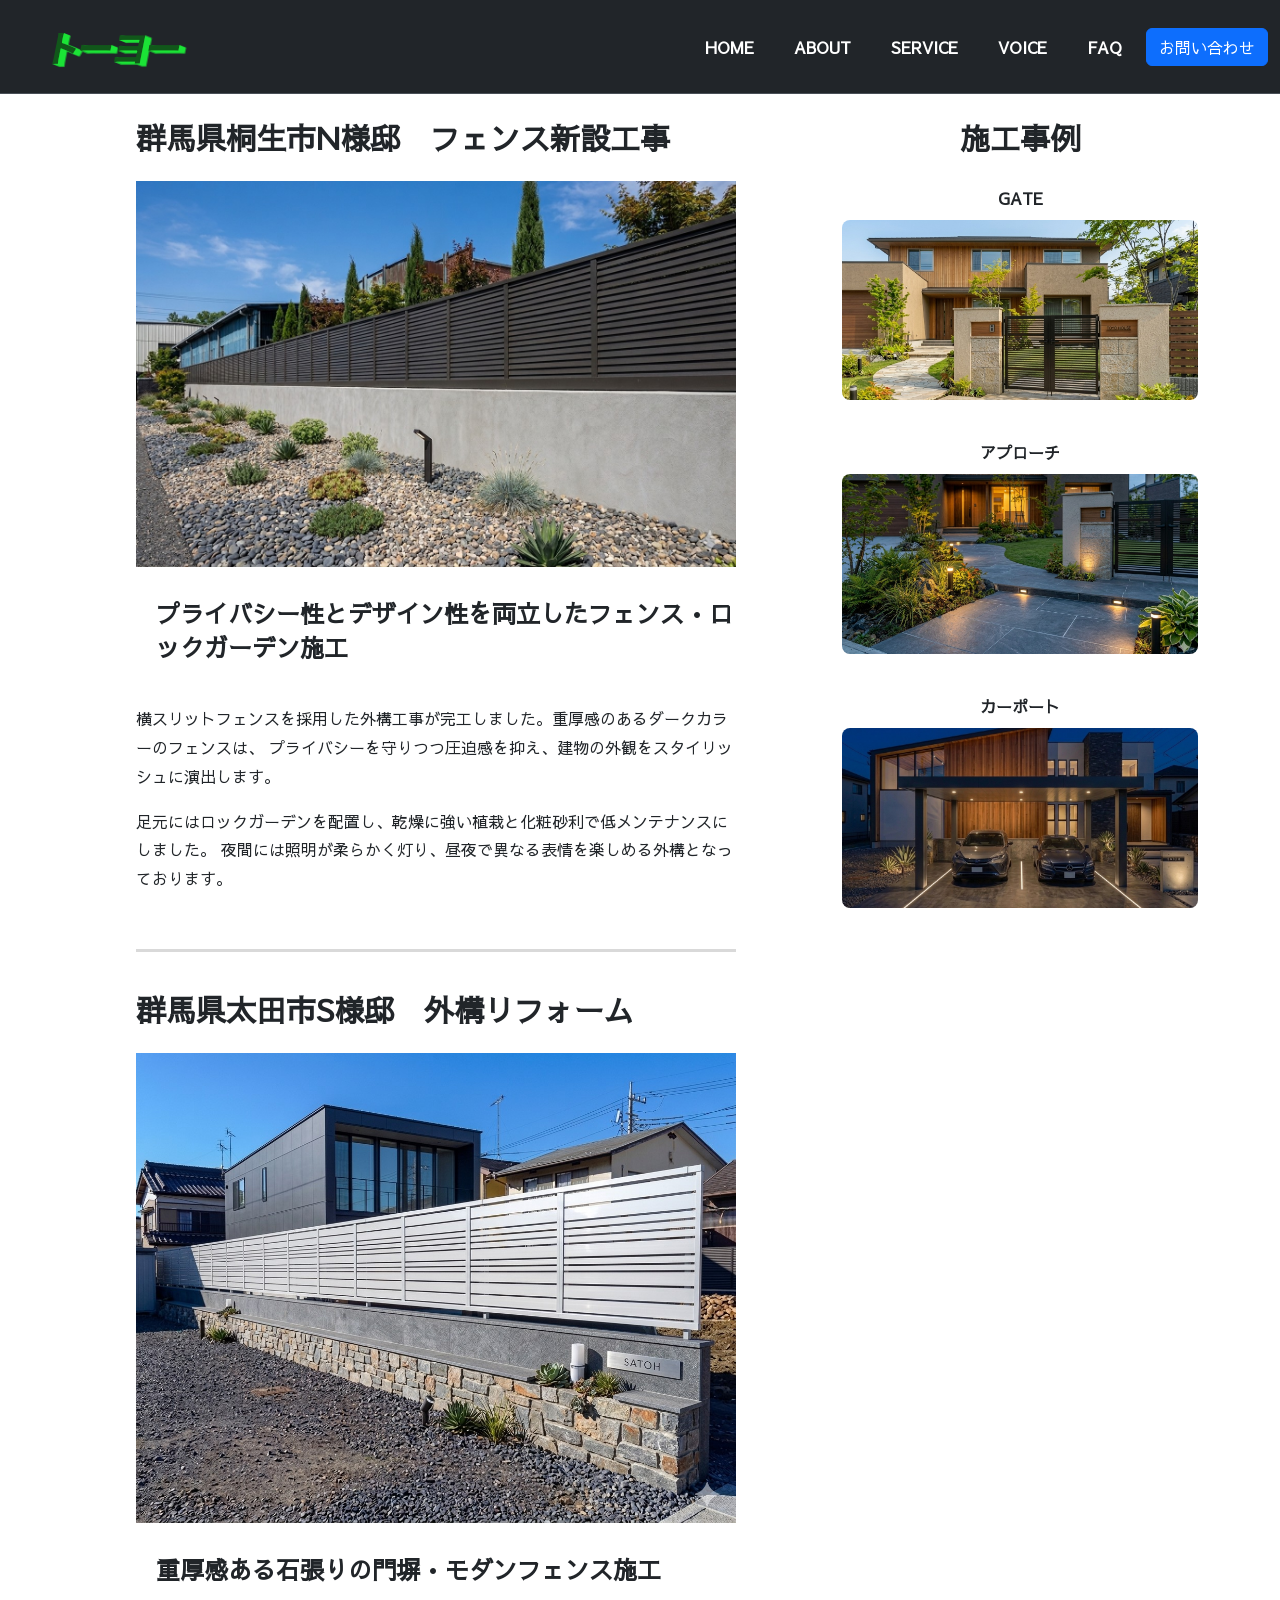
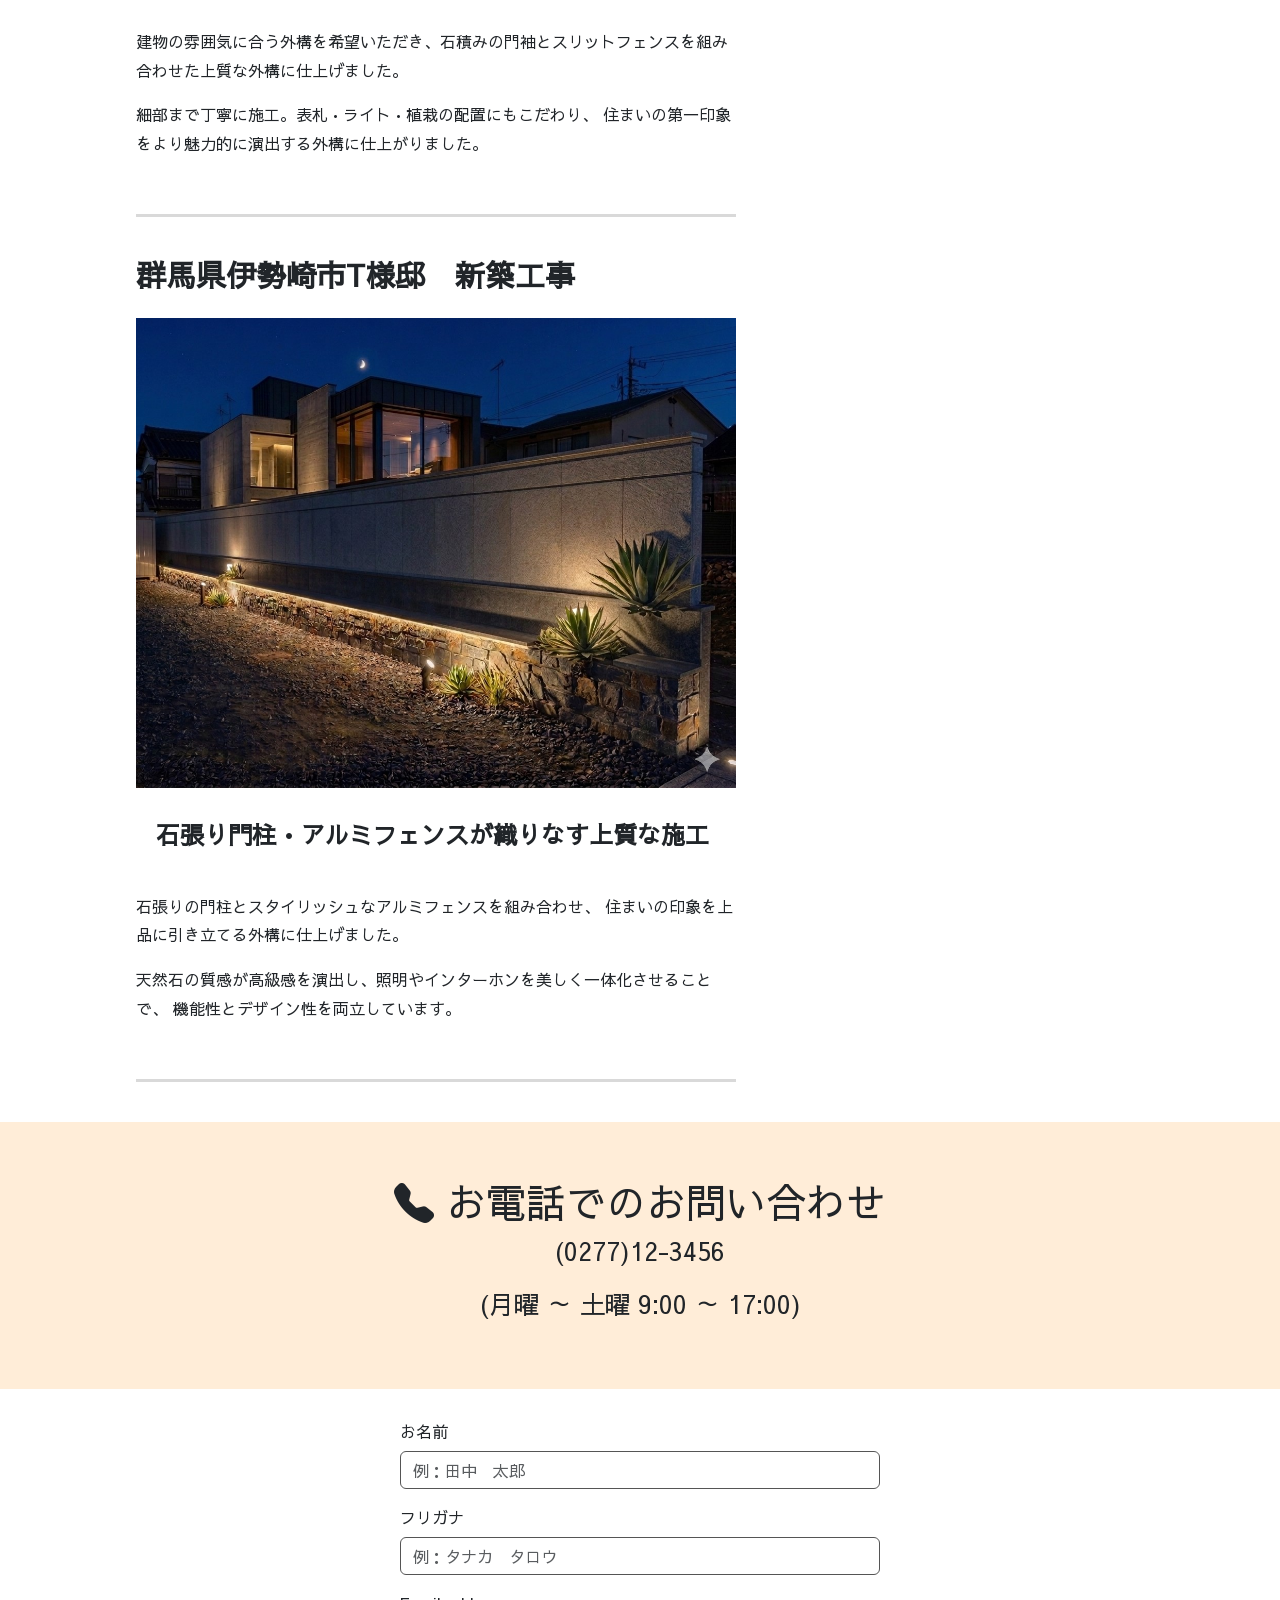
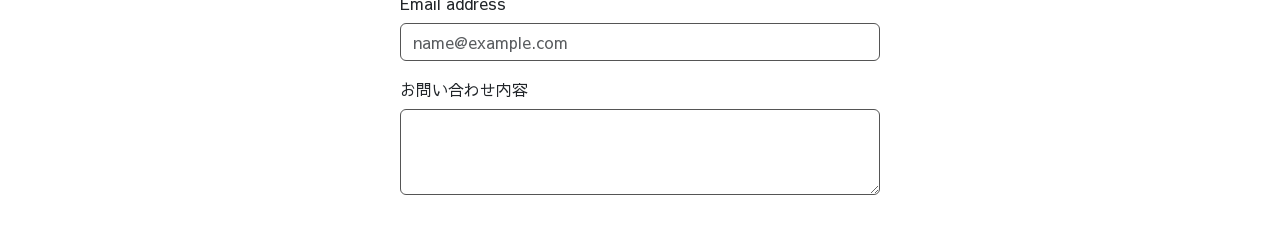
<file: works-fence.html>
<!DOCTYPE html>
<html lang="ja">

<head>
    <meta charset="UTF-8">
    <meta name="viewport" content="width=device-width, initial-scale=1.0">
    <title>フェンス•エクステリア施工事例｜群馬県の外構工事なら株式会社トーヨー</title>
    <link rel="preconnect" href="https://fonts.googleapis.com">
    <link rel="preconnect" href="https://fonts.gstatic.com" crossorigin>
    <link href="https://fonts.googleapis.com/css2?family=Sawarabi+Gothic&display=swap" rel="stylesheet">
    <link href="https://cdn.jsdelivr.net/npm/bootstrap@5.3.3/dist/css/bootstrap.min.css" rel="stylesheet">
    <link rel="stylesheet" href="https://cdn.jsdelivr.net/npm/bootstrap-icons@1.13.1/font/bootstrap-icons.min.css">
    <link rel="stylesheet" href="app.css">
</head>

<body>

    <header class="header">
        <nav class="header__nav navbar navbar-expand-lg bg-dark border-bottom border-body" data-bs-theme="dark">
            <div class="header__container container-fluid">
                <a class="header__logo navbar-brand" href="index.html">
                    <img src="images/title.png" alt="トーヨー" class="header__logo-img">
                </a>
                <button class="header__toggle navbar-toggler" type="button" data-bs-toggle="collapse"
                    data-bs-target="#navbarNavAltMarkup" aria-controls="navbarNavAltMarkup" aria-expanded="false"
                    aria-label="Toggle navigation">
                    <span class="navbar-toggler-icon header__toggle-icon"></span>
                </button>
                <div class="header__menu navbar-collapse collapse" id="navbarNavAltMarkup">
                    <div class="header__links navbar-nav ms-auto flex-row">
                        <a href="index.html" class="header__nav-link nav-link">HOME</a>
                        <a class="header__nav-link nav-link" href="index.html#about">ABOUT</a>
                        <a class="header__nav-link nav-link" href="index.html#service">SERVICE</a>
                        <a class="header__nav-link nav-link" href="index.html#voice">VOICE</a>
                        <a class="header__nav-link nav-link" href="index.html#message">FAQ</a>
                    </div>
                </div>

                <a href="#contact" class="header__cta btn btn-primary ms-3">お問い合わせ</a>
            </div>
        </nav>
    </header>

    <div class="container mypage">
        <div class="row mypage__row">
            <div class="col-lg-8 mypage__main">
                <div class="mypage__item">
                    <h2 class="mypage__main-title">
                        群馬県桐生市N様邸　フェンス新設工事
                    </h2>
                    <div class="row">
                        <div class="col">
                            <img src="images/fence2.jpg" class="mypage__img" alt="【群馬県桐生市】横桟フェンスとコンクリート壁が設置されたモダン外構">
                        </div>
                    </div>
                    <h3 class="mypage__lead">
                        プライバシー性とデザイン性を両立したフェンス•ロックガーデン施工
                    </h3>
                    <p class="mypage__text">
                        横スリットフェンスを採用した外構工事が完工しました。重厚感のあるダークカラーのフェンスは、
                        プライバシーを守りつつ圧迫感を抑え、建物の外観をスタイリッシュに演出します。
                    </p>
                    <p class="mypage__text">
                        足元にはロックガーデンを配置し、乾燥に強い植栽と化粧砂利で低メンテナンスにしました。
                        夜間には照明が柔らかく灯り、昼夜で異なる表情を楽しめる外構となっております。
                    </p>
                </div>
                <div class="mypage__item">
                    <h2 class="mypage__main-title">
                        群馬県太田市S様邸　外構リフォーム
                    </h2>
                    <div class="row">
                        <div class="col">
                            <img src="images/fence3.jpg" class="mypage__img" alt="【群馬県太田市】横桟フェンスと石材ウォールを組み合わせた外構施工例">
                        </div>
                    </div>
                    <h3 class="mypage__lead">
                        重厚感ある石張りの門塀•モダンフェンス施工
                    </h3>
                    <p class="mypage__text">
                        建物の雰囲気に合う外構を希望いただき、石積みの門袖とスリットフェンスを組み合わせた上質な外構に仕上げました。
                    </p>
                    <p class="mypage__text">
                        細部まで丁寧に施工。表札•ライト•植栽の配置にもこだわり、
                        住まいの第一印象をより魅力的に演出する外構に仕上がりました。
                    </p>
                </div>
                <div class="mypage__item">
                    <h2 class="mypage__main-title">
                        群馬県伊勢崎市T様邸　新築工事
                    </h2>
                    <div class="row">
                        <div class="col">
                            <img src="images/fence4.jpg" class="mypage__img"
                                alt="【群馬県伊勢崎市】横桟フェンスと石張りウォールが照明で美しく演出されたモダン外構夜景">
                        </div>
                    </div>
                    <h3 class="mypage__lead">
                        石張り門柱•アルミフェンスが織りなす上質な施工
                    </h3>
                    <p class="mypage__text">
                        石張りの門柱とスタイリッシュなアルミフェンスを組み合わせ、
                        住まいの印象を上品に引き立てる外構に仕上げました。
                    </p>
                    <p class="mypage__text">
                        天然石の質感が高級感を演出し、照明やインターホンを美しく一体化させることで、
                        機能性とデザイン性を両立しています。
                    </p>
                </div>
            </div>
            <div class="col-lg-4 mypage__sidebar">
                <h3 class="mypage__sidebar-title">
                    施工事例
                </h3>

                <a href="works-gate.html" class="mypage__sidebar-post">
                    <p class="mypage__sidebar-label">GATE</p>
                    <img src="images/gate1.jpg" alt="石張り門柱とアルミ横桟ゲートが調和したスタイリッシュな門まわり">
                </a>
                <a href="works-approach.html" class="mypage__sidebar-post">
                    <p class="mypage__sidebar-label">アプローチ</p>
                    <img src="images/walkway1.jpg" alt="間接照明と植栽が美しく映える石張りアプローチの夜景">
                </a>

                <a href="works-carport.html" class="mypage__sidebar-post">
                    <p class="mypage__sidebar-label">カーポート</p>
                    <img src="images/carport1.jpg" alt="直線的デザインと照明が映えるモダン住宅のカーポート夜景">
                </a>
            </div>
        </div>
    </div>

    <section class="contact" id="contact">
        <div class="contact__container text-center fade-in">
            <div class="contact__title">
                <i class="bi bi-telephone-fill"></i>
                お電話でのお問い合わせ
            </div>
            <div class="contact__box">
                <p class="contact__tel">(0277)12-3456</p>
                <p class="contact__time">(月曜 ～ 土曜 9:00 ～ 17:00)</p>
            </div>
        </div>
    </section>

    <section class="attention" id="attention">
        <div class="attention__container fade-in">
            <div class="mb-3">
                <label for="name" class="form-label">お名前</label>
                <input type="text" class="form-control" id="name" placeholder="例：田中　太郎">
            </div>
            <div class="mb-3">
                <label for="full" class="form-label">フリガナ</label>
                <input type="text" class="form-control" id="full" placeholder="例：タナカ　タロウ">
            </div>
            <div class="mb-3">
                <label for="address" class="form-label">Email address</label>
                <input type="email" class="form-control" id="address" placeholder="name@example.com">
            </div>
            <div class="mb-3">
                <label for="attention" class="form-label">お問い合わせ内容</label>
                <textarea class="form-control" id="attention" rows="3"></textarea>
            </div>
        </div>
    </section>




    <script src="https://cdn.jsdelivr.net/npm/bootstrap@5.3.3/dist/js/bootstrap.bundle.min.js"></script>
    <script src="app.js"></script>

</body>

</html>
</file>
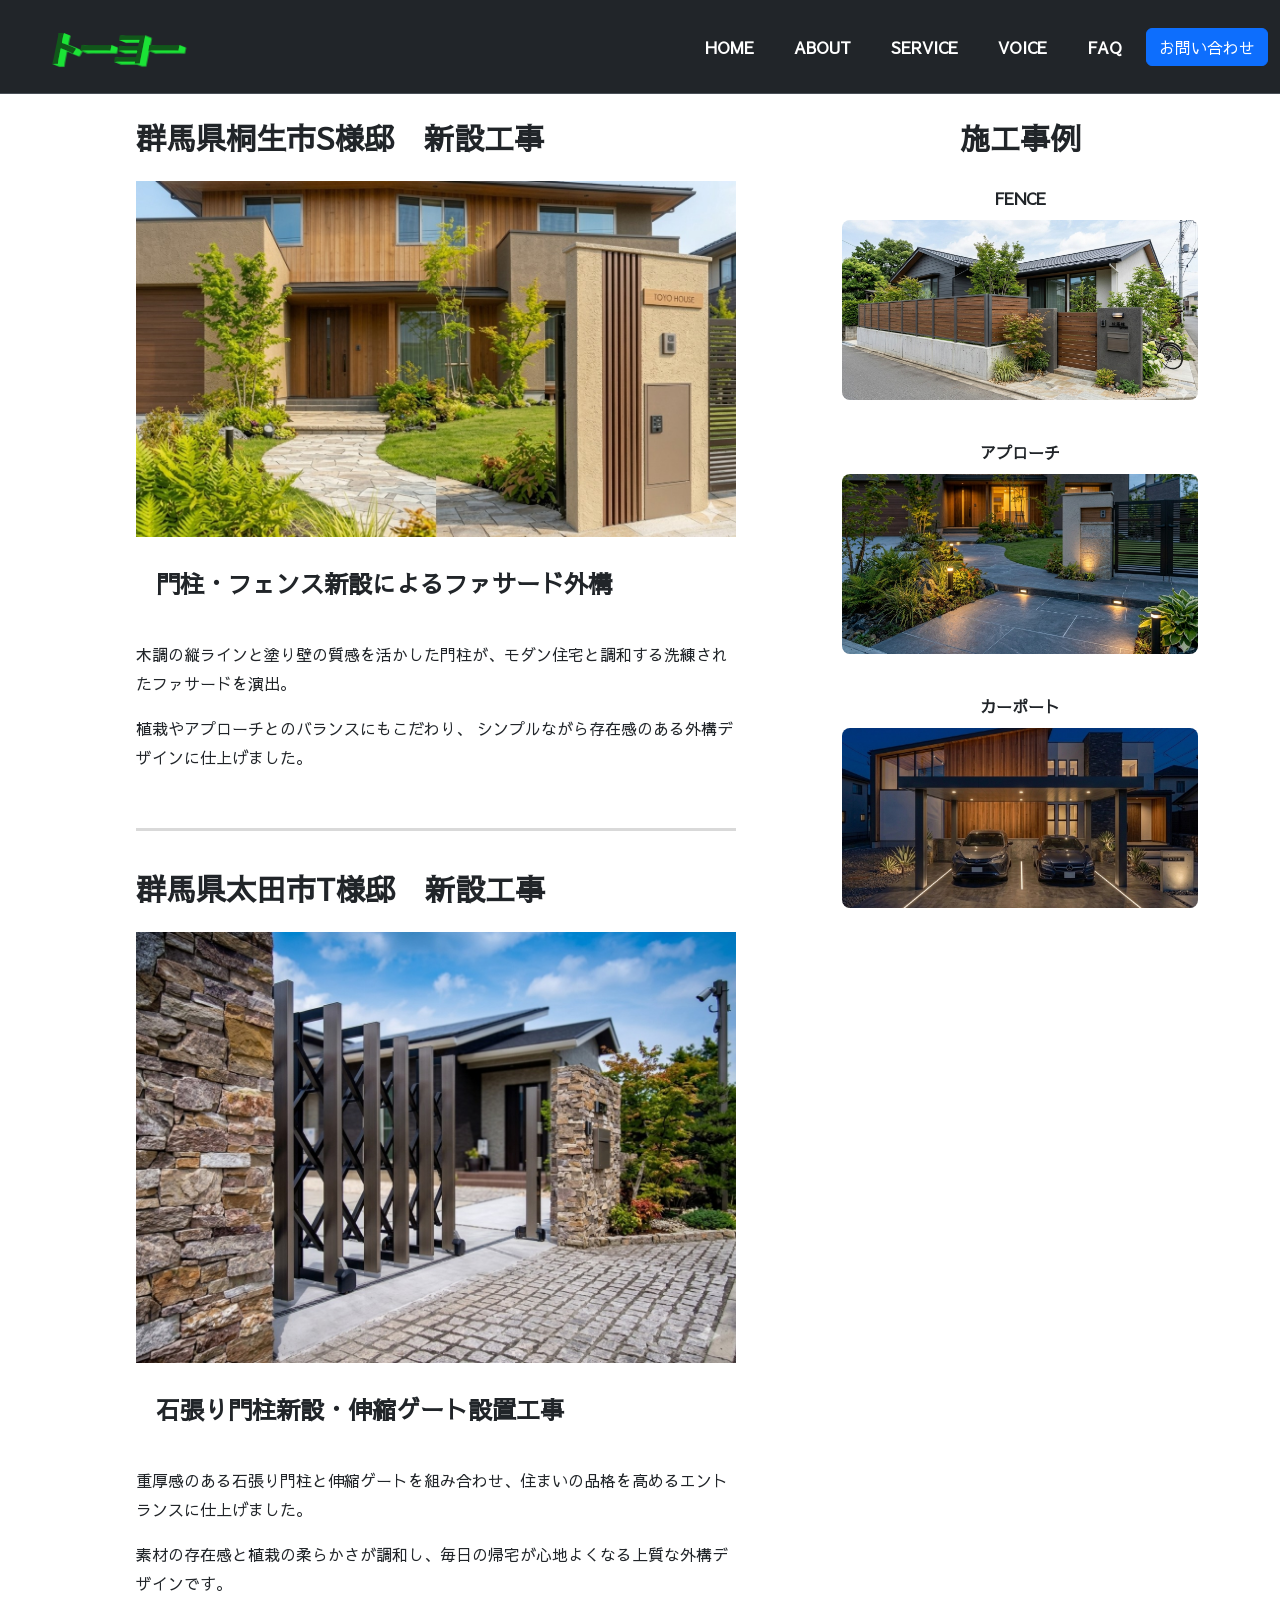
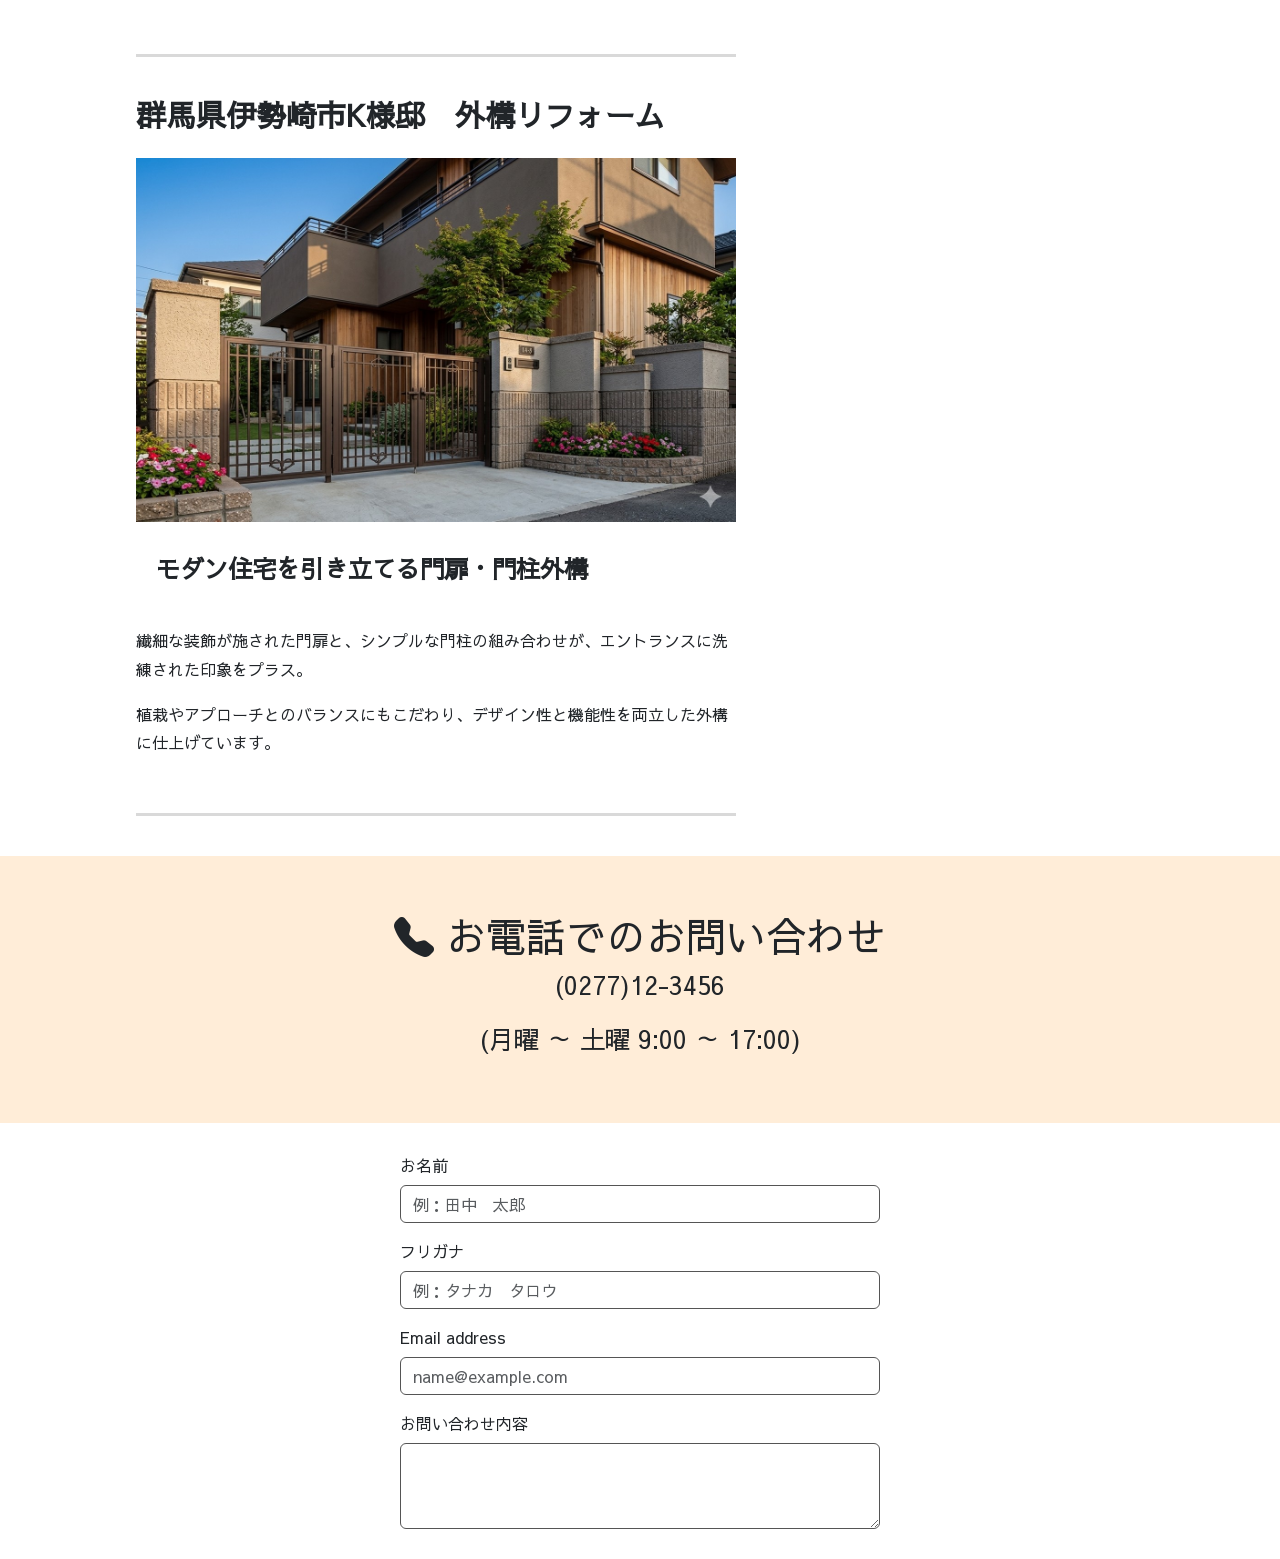
<file: works-gate.html>
<!DOCTYPE html>
<html lang="ja">

<head>
    <meta charset="UTF-8">
    <meta name="viewport" content="width=device-width, initial-scale=1.0">
    <title>門回り施工事例｜群馬県の外構工事なら株式会社トーヨー</title>
    <link rel="preconnect" href="https://fonts.googleapis.com">
    <link rel="preconnect" href="https://fonts.gstatic.com" crossorigin>
    <link href="https://fonts.googleapis.com/css2?family=Sawarabi+Gothic&display=swap" rel="stylesheet">
    <link href="https://cdn.jsdelivr.net/npm/bootstrap@5.3.3/dist/css/bootstrap.min.css" rel="stylesheet">
    <link rel="stylesheet" href="https://cdn.jsdelivr.net/npm/bootstrap-icons@1.13.1/font/bootstrap-icons.min.css">
    <link rel="stylesheet" href="app.css">
</head>

<body>

    <header class="header">
        <nav class="header__nav navbar navbar-expand-lg bg-dark border-bottom border-body" data-bs-theme="dark">
            <div class="header__container container-fluid">
                <a class="header__logo navbar-brand" href="index.html">
                    <img src="images/title.png" alt="トーヨー" class="header__logo-img">
                </a>
                <button class="header__toggle navbar-toggler" type="button" data-bs-toggle="collapse"
                    data-bs-target="#navbarNavAltMarkup" aria-controls="navbarNavAltMarkup" aria-expanded="false"
                    aria-label="Toggle navigation">
                    <span class="navbar-toggler-icon header__toggle-icon"></span>
                </button>
                <div class="header__menu navbar-collapse collapse" id="navbarNavAltMarkup">
                    <div class="header__links navbar-nav ms-auto flex-row">
                        <a href="index.html" class="header__nav-link nav-link">HOME</a>
                        <a class="header__nav-link nav-link" href="index.html#about">ABOUT</a>
                        <a class="header__nav-link nav-link" href="index.html#service">SERVICE</a>
                        <a class="header__nav-link nav-link" href="index.html#voice">VOICE</a>
                        <a class="header__nav-link nav-link" href="index.html#message">FAQ</a>
                    </div>
                </div>

                <a href="#contact" class="header__cta btn btn-primary ms-3">お問い合わせ</a>
            </div>
        </nav>
    </header>

    <div class="container mypage">
        <div class="row mypage__row">
            <div class="col-lg-8 mypage__main">
                <div class="mypage__item">
                    <h2 class="mypage__main-title">
                        群馬県桐生市S様邸　新設工事
                    </h2>
                    <div class="row">
                        <div class="col">
                            <img src="images/gate2.jpg" class="mypage__img" alt="【群馬県桐生市】木目と石材を組み合わせた門柱が映えるモダン住宅の門まわり">
                        </div>
                    </div>
                    <h3 class="mypage__lead">
                        門柱・フェンス新設によるファサード外構
                    </h3>
                    <p class="mypage__text">
                        木調の縦ラインと塗り壁の質感を活かした門柱が、モダン住宅と調和する洗練されたファサードを演出。
                    </p>
                    <p class="mypage__text">
                        植栽やアプローチとのバランスにもこだわり、
                        シンプルながら存在感のある外構デザインに仕上げました。
                    </p>
                </div>
                <div class="mypage__item">
                    <h2 class="mypage__main-title">
                        群馬県太田市T様邸　新設工事
                    </h2>
                    <div class="row">
                        <div class="col">
                            <img src="images/gate3.jpg" class="mypage__img" alt="【群馬県太田市】石張り門柱と伸縮ゲートを組み合わせたモダンな門まわりデザイン">
                        </div>
                    </div>
                    <h3 class="mypage__lead">
                        石張り門柱新設・伸縮ゲート設置工事
                    </h3>
                    <p class="mypage__text">
                        重厚感のある石張り門柱と伸縮ゲートを組み合わせ、住まいの品格を高めるエントランスに仕上げました。
                    <p class="mypage__text">
                        素材の存在感と植栽の柔らかさが調和し、毎日の帰宅が心地よくなる上質な外構デザインです。
                    </p>
                </div>
                <div class="mypage__item">
                    <h2 class="mypage__main-title">
                        群馬県伊勢崎市K様邸　外構リフォーム
                    </h2>
                    <div class="row">
                        <div class="col">
                            <img src="images/gate4.jpg" class="mypage__img" alt="【群馬県伊勢崎市】「装飾入りの鋳物門扉とコンクリート門柱が特徴のモダンな門まわり">
                        </div>
                    </div>
                    <h3 class="mypage__lead">
                        モダン住宅を引き立てる門扉・門柱外構
                    </h3>
                    <p class="mypage__text">
                        繊細な装飾が施された門扉と、シンプルな門柱の組み合わせが、エントランスに洗練された印象をプラス。
                    </p>
                    <p class="mypage__text">
                        植栽やアプローチとのバランスにもこだわり、デザイン性と機能性を両立した外構に仕上げています。
                    </p>
                </div>
            </div>
            <div class="col-lg-4 mypage__sidebar">
                <h3 class="mypage__sidebar-title">
                    施工事例
                </h3>
                <a href="works-fence.html" class="mypage__sidebar-post">
                    <p class="mypage__sidebar-label">FENCE</p>
                    <img src="images/fence1.jpg" alt="木材を使用したお洒落なフェンス">
                </a>

                <a href="works-approach.html" class="mypage__sidebar-post">
                    <p class="mypage__sidebar-label">アプローチ</p>
                    <img src="images/walkway1.jpg" alt="間接照明と植栽が美しく映える石張りアプローチの夜景">
                </a>

                <a href="works-carport.html" class="mypage__sidebar-post">
                    <p class="mypage__sidebar-label">カーポート</p>
                    <img src="images/carport1.jpg" alt="直線的デザインと照明が映えるモダン住宅のカーポート夜景">
                </a>
            </div>
        </div>
    </div>

    <section class="contact" id="contact">
        <div class="contact__container text-center fade-in">
            <div class="contact__title">
                <i class="bi bi-telephone-fill"></i>
                お電話でのお問い合わせ
            </div>
            <div class="contact__box">
                <p class="contact__tel">(0277)12-3456</p>
                <p class="contact__time">(月曜 ～ 土曜 9:00 ～ 17:00)</p>
            </div>
        </div>
    </section>

    <section class="attention" id="message">
        <div class="attention__container fade-in">
            <div class="mb-3">
                <label for="name" class="form-label">お名前</label>
                <input type="text" class="form-control" id="name" placeholder="例：田中　太郎">
            </div>
            <div class="mb-3">
                <label for="full" class="form-label">フリガナ</label>
                <input type="text" class="form-control" id="full" placeholder="例：タナカ　タロウ">
            </div>
            <div class="mb-3">
                <label for="address" class="form-label">Email address</label>
                <input type="email" class="form-control" id="address" placeholder="name@example.com">
            </div>
            <div class="mb-3">
                <label for="attention" class="form-label">お問い合わせ内容</label>
                <textarea class="form-control" id="attention" rows="3"></textarea>
            </div>
        </div>
    </section>




    <script src="https://cdn.jsdelivr.net/npm/bootstrap@5.3.3/dist/js/bootstrap.bundle.min.js"></script>
    <script src="app.js"></script>

</body>

</html>
</file>
<file: app.css>
body {
    font-family: "Sawarabi Gothic", "Noto Sans JP", sans-serif;
}


.header {
    position: absolute;
    top: 0;
    left: 0;
    width: 100%;
    z-index: 9999;
    transition: all 1s ease;
}

.header.scrolled {
    position: fixed;
    background: rgba(0, 0, 0, 0.7);
    backdrop-filter: blur(6px);
}

.header__nav {
    background: transparent;
}

.header__links {
    display: flex;
    gap: 1.5rem;
}

.header__nav-link {
    color: #fff;
    font-weight: 800;
}

.header__nav-link.nav-link.active {
    color: #fff;
}

.header__nav-link:hover {
    color: #ffc107;
}

.header__nav-link.nav-link.active:hover {
    color: #ffc107;
}

.navbar-toggler-icon {
    background-image: url("data:image/svg+xml,%3csvg xmlns='http://www.w3.org/2000/svg' viewBox='0 0 30 30'%3e%3cpath stroke='rgba%28255,255,255,255%29' stroke-linecap='round' stroke-miterlimit='10' stroke-width='2' d='M4 7h22M4 15h22M4 23h22'/%3e%3c/svg%3e") !important;
}


/* .navbar-toggler-icon {
    filter: invert(1);
} */

.carousel-item img {
    height: 700px;
    object-fit: cover;
}


.service__img {
    width: 100%;
    height: 250px;
    object-fit: cover;
    border-radius: 8px;
}

.hero {
    position: relative;
}

.hero__carousel-control-prev,
.hero__carousel-control-next {
    top: auto;
    bottom: 140px;
    z-index: 30;
    background-image: none;

}

.hero__content {
    position: absolute;
    top: 50%;
    left: 5%;
    transform: translateY(-50%);
    color: #fff;
    z-index: 10;
    max-width: 400px;
    pointer-events: none;
}

.hero__cta {
    position: absolute;
    top: 60%;
    left: 10%;
    z-index: 20;
    background-color: rgba(13, 110, 253, 0.5);
    border-color: rgba(13, 110, 253, 0.6);
}


.about {
    background-color: #ffedd8;
    padding: 65px;
}

.fade-in {
    opacity: 0;
    transform: translateY(30px);
    transition: all 1s ease;
}

.fade-in.show {
    opacity: 1;
    transform: translateY(0);
}

.about__inner {

    text-align: center;
    padding: 30px;
}

.about__title {
    font-weight: bold;
    font-size: 40px;
}

.about__lead {
    margin: 30px auto;
}

.about__text {
    text-align: center;
    max-width: 400px;
    margin: 30px auto;
}

#service {
    scroll-margin-top: 100px;
}

.service {
    margin: 25px;
}

.service__nam {
    font-size: 35px;
    font-weight: bold;
}

.service__title {
    font-size: 25px;
    font-weight: bold;
}

.service__item {
    max-width: 420px;
    margin-left: auto;
    margin-right: auto;
    text-align: center;
    display: flex;
    flex-direction: column;
    align-items: center;
}

.service__lead {
    max-width: 380px;
    text-align: left;
    line-height: 1.7;
}

#voice {
    scroll-margin-top: 90px;
     background-image: url("images/haikei.png");
}

.voice {
    background-size: cover;
    background-position: center;
} 

.voice__title {
    font-weight: bold;
    font-size: 40px;
    margin-top: 0;
    padding: 25px 0 15px;
}

.voice__text {
    max-width: 700px;
    margin: 0 auto;
    line-height: 1.7;
    text-align: left;
}

.block {
    padding: 30px;
}

.block__prefecture {
    display: flex;
    gap: 16px;
    align-items: flex-start;
}

.block__prefecture-name {
    width: 96px;
    font-weight: 700;
    flex-shrink: 0;
    display: flex;
    align-items: center;
    justify-content: center;
    text-align: center;
}

.block__prefecture-cities {
    flex: 1;
    color: #555;
    line-height: 1.6;
    word-break: keep-all;
    overflow-wrap: break-word;
    text-align: left;
}

.block__area {
    text-align: left;
}

.block__row {
    padding-left: 180px;
}

.service__link {
    display: flex;
    align-items: center;
    text-decoration: none;
    gap: 10px;
    color: inherit;
}

.service__link i {
    width: 24px;
    min-width: 24px;
    display: flex;
    justify-content: center;
}

.contact {
    background-color: #ffedd8;
    padding: 50px;
}

.contact__title {
    font-size: 40px;
    font-weight: 25;
}

.contact__box {
    font-size: 25px;
    text-align: center;
}

.attention {
    margin: 30px;
}

.attention__container {
    max-width: 480px;
    margin: auto;
    width: 100%;
}

.form-control {
    border: 1.5px solid#555;
}

.footer {
    background-color: #ffedd8;
    margin: 30px 0;
}

.footer__section {
    display: flex;
    justify-content: center;
    align-items: flex-start;
    gap: 32px;
    max-width: 1200px;
    margin: 0 auto;
    padding: 40px 20px;
}

.footer__info {
    padding: 0 100px 0;
    display: flex;
    text-align: left;
    flex-direction: column;
    gap: 10px;
}

.footer__map iframe {
    width: 450px;
    height: 300px;
    border: 0;
}

.footer__copy {
    display: flex;
    justify-content: center;
}




/* works.html */

.mypage {
    margin-top: 120px;
    text-align: left !important;
}

.mypage__main {
    padding-right: 40px;
}

.mypage__main-title {
    font-size: 30px;
    font-weight: 700;
    margin-bottom: 25px;
}

.mypage__item {
    max-width: 600px;
    margin: 0 auto 40px; 
    border-bottom: 3px solid rgba(0, 0, 0, 0.15);
    padding-bottom: 40px;
    text-align: left !important;
}

.mypage__img {
    width: 100%;
    max-width: 800px;
    display: block;
    margin: 0 auto;
}

.mypage__lead {
    font-size: 24px;
    font-weight: 600;
    line-height: 1.4;
    margin-top: 30px;
    margin-bottom: 40px;
    padding-left: 20px;
   
}

.mypage__text {
    max-width: 600px;
    margin: 0 auto 16px;
    line-height: 1.8;
    text-align: left;
}

.mypage__sidebar {
    text-align: center;
}

.mypage__sidebar-title {
    font-size: 30px;
    font-weight: bold;
    margin-bottom: 30px;
}

.mypage__sidebar-post {
    margin-bottom: 40px;
    display: block;
    text-decoration: none;
    color: inherit;
}

.mypage__sidebar-label {
    font-weight: bold;
    margin-bottom: 10px;
}

.mypage__sidebar-post img {
    width: 100%;
    height: 180px;
    object-fit: cover;
    border-radius: 8px;
}


/* works-gate */



/* =========================
   スマホ対応（768px以下）
========================= */
@media (max-width: 768px) {

    /* ヘッダー */
    .header__links {
        flex-direction: column;
        gap: 0.5rem;
    }

    .header__cta {
        display: none;
    }

    /* ヒーロー */
    .carousel-item img {
        height: 400px;
    }

    .hero__content {
        left: 5%;
        right: 5%;
        max-width: 100%;
        font-size: 14px;
    }

    .hero__title {
        font-size: 24px;
    }

    .hero__cta {
        top: 70%;
        left: 5%;
    }

    .mypage__item {
        max-width: 95%;
        margin: 0 auto 40px;
        padding-bottom: 40px;
    }

    .mypage__main {
        padding-right: 0;
        padding-left: 0;
    }    

    .mypage__main-title {
        max-width: 85%;
        margin: 0 auto;
        line-height: 1.3;
        word-break: keep-all;
    }

    .mypage__lead {
        max-width: 90%;
        margin: 0 auto;
        line-height: 1.5;
        text-align: left !important;
    }

    /* ABOUT */
    .about {
        padding: 30px 15px;
    }

    .about__lead {
         font-size: 15px;
        font-weight: bold;
    }

    .about__title {
        font-size: 28px;
    }

    .about__text {
        max-width: 100%;
    }

    /* SERVICE */
    .service {
        margin: 10px;
    }

    .service__img {
        height: 200px;
    }

    .block__row {
        padding-left: 0;
        /* ←ズレの原因を消す */
        justify-content: center;
    }

    .block__prefecture {
        width: 100%;
        margin-bottom: 1.2rem;
    }

    .block__prefecture-name {
        font-size: 20px;
        font-weight: bold;
        margin-bottom: 0.3rem;
    }

    .block__prefecture-cities {
        white-space: normal;
        word-break: break-word;
        line-height: 1.6;
        font-size: 14px;
    }
    
    .contact__title {
        font-size: 22px;
        font-weight: bold;
    }

     .contact__time {
        font-size: 18px;
    }
    
     .contact__time {
        font-size: 18px;
    }

    /* フッター */
    .footer__section {
        flex-direction: column;
        align-items: center;
    }

    .footer__info {
        padding: 0;
        text-align: center;
    }

    .footer__map iframe {
        width: 100%;
        height: 250px;
    }

    /* フォーム */
    .attention {
        margin: 20px;
    }
}
</file>
